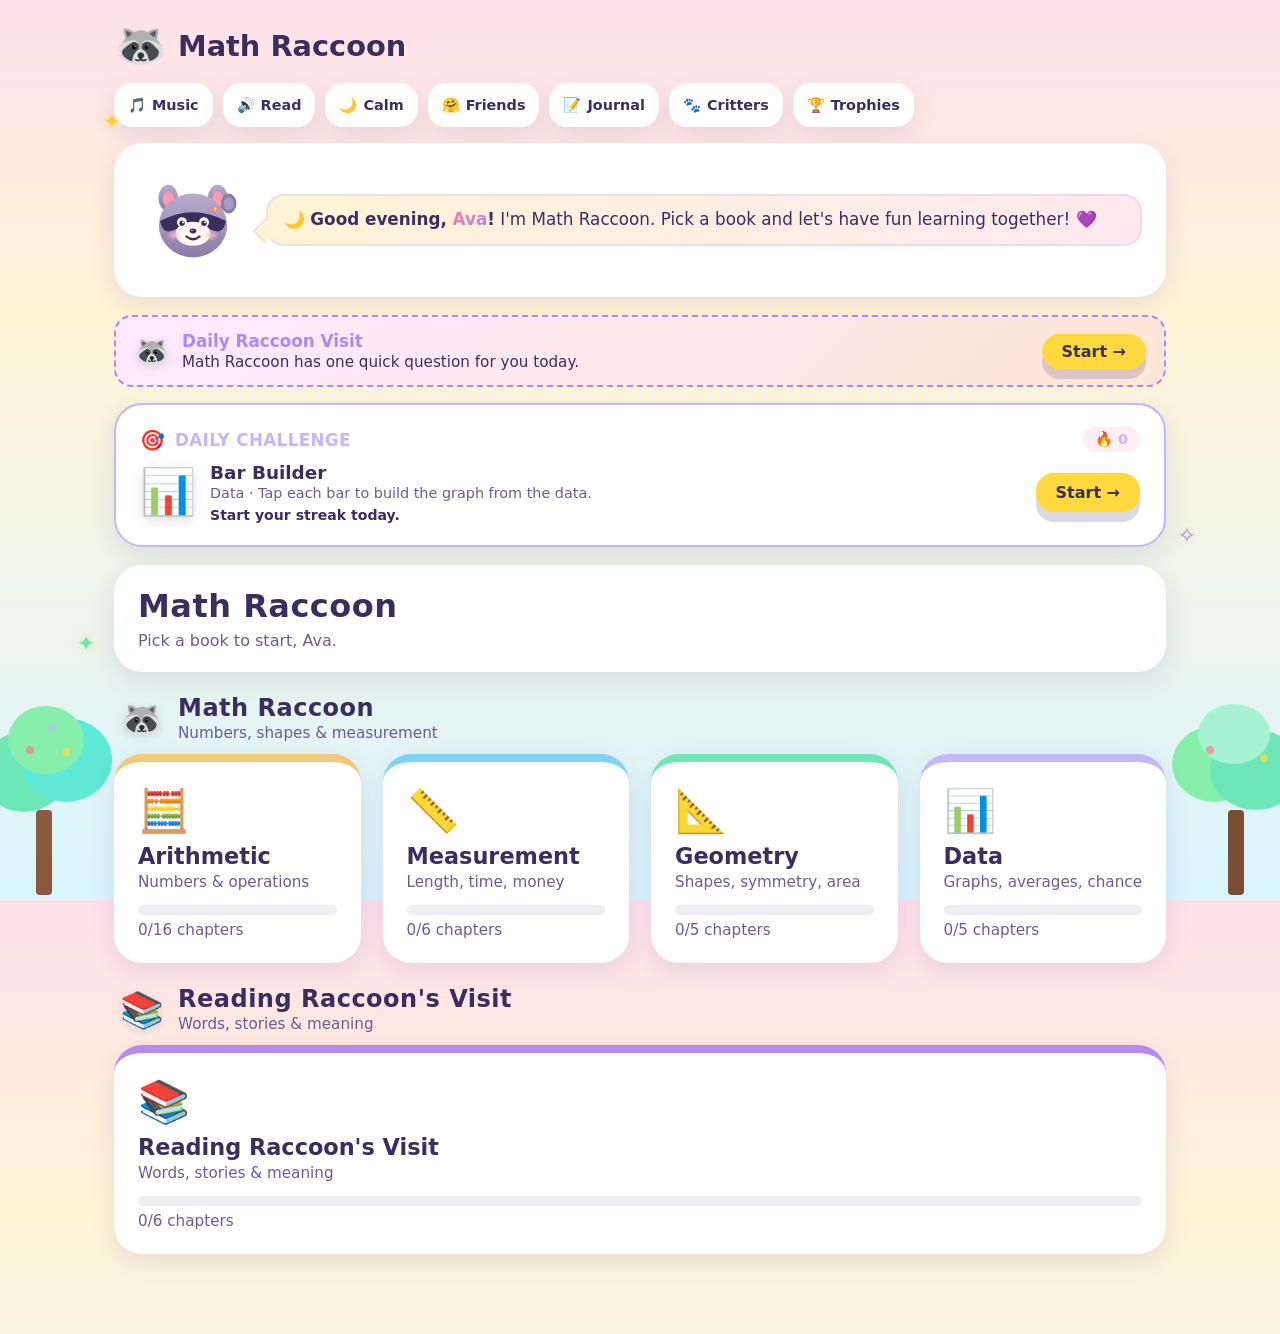
<file: index.html>
<!doctype html>
<html lang="en">
<head>
  <meta charset="utf-8" />
  <meta name="viewport" content="width=device-width, initial-scale=1" />
  <title>Math Raccoon</title>
  <meta name="description" content="Gentle math learning app for kids — four books, no ads, no tracking." />

  <!-- Core styles -->
  <link rel="stylesheet" href="shared/css/base.css" />
  <link rel="stylesheet" href="shared/css/components.css?v=10" />
  <link rel="stylesheet" href="shared/css/teach.css?v=9" />
  <link rel="stylesheet" href="shared/css/animations.css?v=6" />
  <link rel="stylesheet" href="shared/css/dragDrop.css?v=6" />
  <link rel="stylesheet" href="shared/css/admin.css?v=1" />
</head>
<body>
  <!-- Animated background: trees, flowers, clouds, creatures, sparkles -->
  <div id="background-scene" aria-hidden="true"></div>

  <div id="app">
    <header class="app-header">
      <a href="#/" class="app-brand"><span class="logo mr-raccoon">🦝</span> Math Raccoon</a>
      <nav class="top-controls" id="top-controls">
        <button class="control-btn" id="btn-music"    title="Music">🎵 <span>Music</span></button>
        <button class="control-btn" id="btn-voice"    title="Read aloud">🔊 <span>Read</span></button>
        <button class="control-btn" id="btn-calm"     title="Calm mode">🌙 <span>Calm</span></button>
        <button class="control-btn" id="btn-friends"  title="Valley friends">🤗 <span>Friends</span></button>
        <button class="control-btn" id="btn-journal"  title="Journal pages">📝 <span>Journal</span></button>
        <button class="control-btn" id="btn-critters" title="Critter gallery">🐾 <span>Critters</span></button>
        <button class="control-btn" id="btn-trophies" title="Trophies">🏆 <span>Trophies</span></button>
      </nav>
    </header>

    <main id="screen"><!-- router mounts here --></main>
  </div>

  <div id="toast" class="toast" role="status" aria-live="polite"></div>

  <!-- Core -->
  <script src="shared/js/core/strings.js?v=2"></script>
  <script src="shared/js/core/storage.js?v=3"></script>
  <script src="shared/js/core/content.js?v=3"></script>
  <script src="shared/js/core/audio.js?v=10"></script>
  <script src="shared/js/viz/registry.js?v=3"></script>
  <script src="shared/js/core/settings.js?v=2"></script>
  <script src="shared/js/core/progress.js?v=2"></script>
  <script src="shared/js/core/achievements.js?v=3"></script>
  <script src="shared/js/core/rewards.js?v=2"></script>
  <script src="shared/js/core/pools.js?v=1"></script>
  <script src="shared/js/core/daily-challenge.js?v=2"></script>
  <script src="shared/js/core/worksheet.js?v=2"></script>
  <script src="shared/js/core/save-load.js?v=1"></script>
  <script src="shared/js/core/router.js?v=2"></script>

  <!-- Engines -->
  <script src="shared/js/engines/common.js"></script>
  <script src="shared/js/engines/arithmetic.js?v=2"></script>
  <script src="shared/js/engines/placeValue.js?v=2"></script>
  <script src="shared/js/engines/fraction.js?v=2"></script>
  <script src="shared/js/engines/wordProblem.js?v=9"></script>
  <script src="shared/js/engines/mixed.js"></script>
  <script src="shared/js/engines/reading.js?v=2"></script>
  <script src="shared/js/engines/dragDrop.js?v=10"></script>

  <!-- Viz renderers -->
  <script src="shared/js/viz/factFamily.js"></script>
  <script src="shared/js/viz/teachViz.js?v=23"></script>
  <script src="shared/js/viz/readingViz.js?v=1"></script>
  <script src="shared/js/viz/answerChips.js?v=2"></script>

  <!-- UI layer -->
  <script src="shared/js/ui/raccoon.js?v=2"></script>
  <script src="shared/js/ui/readingRaccoon.js?v=1"></script>
  <script src="shared/js/ui/scenery.js?v=2"></script>
  <script src="shared/js/ui/storyReader.js?v=3"></script>
  <script src="shared/js/ui/hub.js?v=8"></script>
  <script src="shared/js/ui/runner.js?v=10"></script>
  <script src="shared/js/ui/teach.js?v=5"></script>
  <script src="shared/js/ui/gallery.js?v=6"></script>
  <script src="shared/js/ui/dailyVisit.js?v=5"></script>
  <script src="shared/js/ui/admin.js?v=5"></script>

  <!-- Critters (SVG providers first, then catalog registers them) -->
  <script src="shared/js/critters/svg/raccoon.js"></script>
  <script src="shared/js/critters/svg/otter.js"></script>
  <script src="shared/js/critters/svg/squirrel.js"></script>
  <script src="shared/js/critters/svg/mouse.js"></script>
  <script src="shared/js/critters/svg/koala.js"></script>
  <script src="shared/js/critters/svg/bunny.js"></script>
  <script src="shared/js/critters/svg/owl.js"></script>
  <script src="shared/js/critters/svg/hedgehog.js"></script>
  <script src="shared/js/critters/svg/skunk.js"></script>
  <script src="shared/js/critters/svg/puppy.js"></script>
  <script src="shared/js/critters/svg/kitten.js"></script>
  <script src="shared/js/critters/svg/fox.js"></script>
  <script src="shared/js/critters/svg/fawn.js"></script>
  <script src="shared/js/critters/svg/bear-cub.js"></script>
  <script src="shared/js/critters/svg/duckling.js"></script>
  <script src="shared/js/critters/svg/panda.js"></script>
  <script src="shared/js/critters/svg/bookworm.js?v=1"></script>
  <script src="shared/js/critters/svg/quill-mouse.js?v=1"></script>
  <script src="shared/js/critters/svg/lantern-bug.js?v=1"></script>
  <script src="shared/js/critters/svg/paper-crane.js?v=1"></script>
  <script src="shared/js/critters/svg/turtle.js?v=1"></script>
  <script src="shared/js/critters/svg/beaver.js?v=1"></script>
  <script src="shared/js/critters/svg/hamster.js?v=1"></script>
  <script src="shared/js/critters/svg/ladybug.js?v=1"></script>
  <script src="shared/js/critters/svg/bee.js?v=1"></script>
  <script src="shared/js/critters/svg/butterfly.js?v=1"></script>
  <script src="shared/js/critters/svg/penguin.js?v=1"></script>
  <script src="shared/js/critters/svg/pigeon.js?v=1"></script>
  <script src="shared/js/critters/svg/frog.js?v=1"></script>
  <script src="shared/js/critters/catalog.js?v=3"></script>

  <!-- Data (strings, any other static tables) -->
  <script src="shared/data/strings.en.js?v=2"></script>
  <script src="shared/data/friends.js?v=3"></script>
  <script src="shared/data/journal.js?v=5"></script>

  <!-- Module manifests -->
  <script src="modules/arithmetic/module.js?v=2"></script>
  <script src="modules/measurement/module.js?v=4"></script>
  <script src="modules/geometry/module.js?v=4"></script>
  <script src="modules/data/module.js?v=3"></script>
  <script src="modules/reading/module.js?v=3"></script>

  <!-- Arithmetic chapters -->
  <script src="modules/arithmetic/chapters/ch-01-forest.js"></script>
  <script src="modules/arithmetic/chapters/ch-02-brook.js"></script>
  <script src="modules/arithmetic/chapters/ch-03-berries.js"></script>
  <script src="modules/arithmetic/chapters/ch-04-mouse-market.js"></script>
  <script src="modules/arithmetic/chapters/ch-05-library.js"></script>
  <script src="modules/arithmetic/chapters/ch-06-bakery.js"></script>
  <script src="modules/arithmetic/chapters/ch-07-night-sky.js"></script>
  <script src="modules/arithmetic/chapters/ch-08-hedgehog-heist.js"></script>
  <script src="modules/arithmetic/chapters/ch-09-fireflies.js"></script>
  <script src="modules/arithmetic/chapters/ch-10-puppy-picnic.js"></script>
  <script src="modules/arithmetic/chapters/ch-11-kitten-quilt.js"></script>
  <script src="modules/arithmetic/chapters/ch-12-fox-fair.js"></script>
  <script src="modules/arithmetic/chapters/ch-13-deer-dale.js"></script>
  <script src="modules/arithmetic/chapters/ch-14-honey-hunt.js"></script>
  <script src="modules/arithmetic/chapters/ch-15-thousand-stars.js"></script>
  <script src="modules/arithmetic/chapters/ch-16-grand-revue.js"></script>

  <!-- Arithmetic arcade · question pools (teachers can edit these) -->
  <script src="pools/math-raccoon-arithmetic-arcade-bubble-blocks.js?v=1"></script>
  <script src="pools/math-raccoon-arithmetic-arcade-treasure-trail.js?v=1"></script>
  <script src="pools/math-raccoon-arithmetic-arcade-multiply-mountain.js?v=2"></script>
  <script src="pools/math-raccoon-arithmetic-arcade-share-shack.js?v=1"></script>
  <script src="pools/math-raccoon-arithmetic-arcade-pie-pals.js?v=3"></script>
  <script src="pools/math-raccoon-arithmetic-arcade-place-parade.js?v=2"></script>
  <script src="pools/math-raccoon-arithmetic-arcade-word-wander.js?v=5"></script>
  <script src="pools/math-raccoon-arithmetic-arcade-story-solver.js?v=4"></script>
  <script src="pools/math-raccoon-arithmetic-arcade-pattern-parade.js?v=3"></script>
  <script src="pools/math-raccoon-arithmetic-arcade-round-up.js?v=1"></script>
  <script src="pools/math-raccoon-arithmetic-arcade-thousand-quest.js?v=1"></script>
  <script src="pools/math-raccoon-arithmetic-arcade-ten-times.js?v=1"></script>
  <script src="pools/math-raccoon-arithmetic-arcade-array-split.js?v=2"></script>
  <script src="pools/math-raccoon-arithmetic-arcade-fraction-match.js?v=2"></script>
  <!-- Arithmetic arcade -->
  <script src="modules/arithmetic/arcade/bubble-blocks.js?v=2"></script>
  <script src="modules/arithmetic/arcade/treasure-trail.js?v=2"></script>
  <script src="modules/arithmetic/arcade/multiply-mountain.js?v=2"></script>
  <script src="modules/arithmetic/arcade/share-shack.js?v=2"></script>
  <script src="modules/arithmetic/arcade/pie-pals.js?v=2"></script>
  <script src="modules/arithmetic/arcade/place-parade.js?v=2"></script>
  <script src="modules/arithmetic/arcade/word-wander.js?v=2"></script>
  <script src="modules/arithmetic/arcade/story-solver.js?v=2"></script>
  <script src="modules/arithmetic/arcade/pattern-parade.js?v=1"></script>
  <script src="modules/arithmetic/arcade/round-up.js?v=1"></script>
  <script src="modules/arithmetic/arcade/thousand-quest.js?v=1"></script>
  <script src="modules/arithmetic/arcade/ten-times.js?v=1"></script>
  <script src="modules/arithmetic/arcade/array-split.js?v=1"></script>
  <script src="modules/arithmetic/arcade/fraction-match.js?v=1"></script>

  <!-- Arithmetic teach -->
  <script src="modules/arithmetic/teach/op-addition.js?v=3"></script>
  <script src="modules/arithmetic/teach/op-subtraction.js?v=3"></script>
  <script src="modules/arithmetic/teach/op-add-sub-inverse.js?v=2"></script>
  <script src="modules/arithmetic/teach/op-multiplication.js?v=4"></script>
  <script src="modules/arithmetic/teach/op-division.js?v=4"></script>
  <script src="modules/arithmetic/teach/op-mul-div-inverse.js?v=5"></script>
  <script src="modules/arithmetic/teach/op-place-value.js?v=4"></script>
  <script src="modules/arithmetic/teach/op-fractions.js?v=6"></script>
  <script src="modules/arithmetic/teach/op-compare-fractions.js?v=6"></script>
  <script src="modules/arithmetic/teach/op-fractions-numberline.js?v=6"></script>
  <script src="modules/arithmetic/teach/op-word-problems.js?v=4"></script>
  <script src="modules/arithmetic/teach/op-patterns.js?v=5"></script>
  <script src="modules/arithmetic/teach/op-rounding.js?v=6"></script>
  <script src="modules/arithmetic/teach/op-times-ten.js?v=5"></script>
  <script src="modules/arithmetic/teach/op-distributive.js?v=6"></script>
  <script src="modules/arithmetic/teach/op-equivalent-fractions.js?v=9"></script>

  <!-- Measurement content -->
  <script src="modules/measurement/chapters/ch-01-ruler.js"></script>
  <script src="modules/measurement/chapters/ch-02-clock.js"></script>
  <script src="modules/measurement/chapters/ch-03-hour-hike.js"></script>
  <script src="modules/measurement/chapters/ch-04-ribbon-market.js"></script>
  <script src="modules/measurement/chapters/ch-05-pond-picnic.js"></script>
  <script src="modules/measurement/chapters/ch-06-swap-shop.js?v=1"></script>
  <!-- Measurement arcade · question pools -->
  <script src="pools/math-raccoon-measurement-arcade-length-dash.js?v=2"></script>
  <script src="pools/math-raccoon-measurement-arcade-clock-quest.js?v=5"></script>
  <script src="pools/math-raccoon-measurement-arcade-hour-hop.js?v=6"></script>
  <script src="pools/math-raccoon-measurement-arcade-coin-cart.js?v=5"></script>
  <script src="pools/math-raccoon-measurement-arcade-jug-judge.js?v=5"></script>
  <script src="pools/math-raccoon-measurement-arcade-unit-match.js?v=2"></script>
  <script src="modules/measurement/arcade/length-dash.js?v=3"></script>
  <script src="modules/measurement/arcade/clock-quest.js?v=2"></script>
  <script src="modules/measurement/arcade/hour-hop.js?v=2"></script>
  <script src="modules/measurement/arcade/coin-cart.js?v=2"></script>
  <script src="modules/measurement/arcade/jug-judge.js?v=2"></script>
  <script src="modules/measurement/arcade/unit-match.js?v=1"></script>
  <script src="modules/measurement/teach/op-length.js?v=4"></script>
  <script src="modules/measurement/teach/op-time.js?v=6"></script>
  <script src="modules/measurement/teach/op-elapsed-time.js?v=4"></script>
  <script src="modules/measurement/teach/op-money.js?v=4"></script>
  <script src="modules/measurement/teach/op-capacity.js?v=4"></script>
  <script src="modules/measurement/teach/op-mass.js?v=4"></script>
  <script src="modules/measurement/teach/op-unit-convert.js?v=6"></script>

  <!-- Geometry content -->
  <script src="modules/geometry/chapters/ch-01-shape-scout.js"></script>
  <script src="modules/geometry/chapters/ch-02-tile-town.js"></script>
  <script src="modules/geometry/chapters/ch-03-garden-gala.js"></script>
  <script src="modules/geometry/chapters/ch-04-quilt-fair.js"></script>
  <script src="modules/geometry/chapters/ch-05-quadrilateral-quest.js?v=1"></script>
  <!-- Geometry arcade · question pools -->
  <script src="pools/math-raccoon-geometry-arcade-tile-tally.js?v=2"></script>
  <script src="pools/math-raccoon-geometry-arcade-shape-sleuth.js?v=5"></script>
  <script src="pools/math-raccoon-geometry-arcade-fence-frenzy.js?v=5"></script>
  <script src="pools/math-raccoon-geometry-arcade-quad-quest.js?v=2"></script>
  <script src="pools/math-raccoon-geometry-arcade-slice-shade.js?v=1"></script>
  <script src="modules/geometry/arcade/tile-tally.js?v=3"></script>
  <script src="modules/geometry/arcade/shape-sleuth.js?v=2"></script>
  <script src="modules/geometry/arcade/fence-frenzy.js?v=2"></script>
  <script src="modules/geometry/arcade/quad-quest.js?v=1"></script>
  <script src="modules/geometry/arcade/slice-shade.js?v=1"></script>
  <script src="modules/geometry/teach/op-shapes.js?v=6"></script>
  <script src="modules/geometry/teach/op-perimeter.js?v=5"></script>
  <script src="modules/geometry/teach/op-area.js?v=8"></script>
  <script src="modules/geometry/teach/op-quadrilaterals.js?v=5"></script>
  <script src="modules/geometry/teach/op-partition.js?v=6"></script>

  <!-- Data content -->
  <script src="modules/data/chapters/ch-01-tally-twinkle.js"></script>
  <script src="modules/data/chapters/ch-02-graph-grove.js"></script>
  <script src="modules/data/chapters/ch-03-picnic-pictograph.js"></script>
  <script src="modules/data/chapters/ch-04-survey-summit.js"></script>
  <script src="modules/data/chapters/ch-05-plot-lab.js?v=1"></script>
  <!-- Data arcade · question pools -->
  <script src="pools/math-raccoon-data-arcade-bar-burst.js?v=2"></script>
  <script src="pools/math-raccoon-data-arcade-picto-pop.js?v=7"></script>
  <script src="pools/math-raccoon-data-arcade-plot-party.js?v=2"></script>
  <script src="modules/data/arcade/bar-burst.js?v=3"></script>
  <script src="modules/data/arcade/picto-pop.js?v=2"></script>
  <script src="modules/data/arcade/plot-party.js?v=1"></script>
  <script src="modules/data/teach/op-graphs.js?v=3"></script>
  <script src="modules/data/teach/op-pictograph.js?v=5"></script>
  <script src="modules/data/teach/op-line-plot.js?v=4"></script>

  <!-- Reading content -->
  <script src="modules/reading/chapters/ch-01-arrival.js?v=2"></script>
  <script src="modules/reading/chapters/ch-02-grammar-gate.js?v=2"></script>
  <script src="modules/reading/chapters/ch-03-phonics-forest.js?v=2"></script>
  <script src="modules/reading/chapters/ch-04-figurative-falls.js?v=2"></script>
  <script src="modules/reading/chapters/ch-05-final-chapter.js?v=2"></script>
  <script src="modules/reading/chapters/ch-06-word-workshop.js?v=1"></script>
  <!-- Reading · question pools (teachers can edit these to add questions) -->
  <script src="pools/reading-raccoon-arcade-word-watch.js?v=1"></script>
  <script src="pools/reading-raccoon-arcade-simile.js?v=1"></script>
  <script src="pools/reading-raccoon-arcade-library-lookup.js?v=1"></script>
  <script src="pools/reading-raccoon-arcade-word-builder.js?v=1"></script>
  <script src="pools/reading-raccoon-arcade-word-sort.js?v=1"></script>
  <script src="modules/reading/arcade/word-watch.js?v=2"></script>
  <script src="modules/reading/arcade/simile-sprint.js?v=2"></script>
  <script src="modules/reading/arcade/library-lookup.js?v=2"></script>
  <script src="modules/reading/arcade/word-builder.js?v=1"></script>
  <script src="modules/reading/arcade/word-sort.js?v=1"></script>
  <script src="modules/reading/teach/op-vocabulary.js?v=1"></script>
  <script src="modules/reading/teach/op-grammar.js?v=1"></script>
  <script src="modules/reading/teach/op-phonics.js?v=1"></script>
  <script src="modules/reading/teach/op-figurative.js?v=1"></script>
  <script src="modules/reading/teach/op-comprehension.js?v=1"></script>

  <!-- App init -->
  <script>
    (function () {
      const S   = MR.Storage;
      const Set = MR.Settings;
      const R   = MR.Router;
      const T   = (k, v) => MR.Strings.t(k, v);

      // Apply persisted settings to the body (calm, high-contrast, locale).
      Set.apply();

      // Mount the playful background scene once (trees, flowers, clouds…).
      if (MR.Scenery && MR.Scenery.mount) MR.Scenery.mount();


      // Router handlers
      R.on("hub",     () => MR.Hub.renderHub());
      R.on("module",  (p) => MR.Hub.renderModule(p));
      R.on("chapter", (p) => MR.Runner.runChapter(p));
      R.on("arcade",  (p) => MR.Runner.runArcade(p));
      R.on("teach",   (p) => MR.Teach.runTeach(p));
      R.on("admin",   () => MR.Admin.render());
      R.on("rewards", (p) => MR.Gallery.render(p.tab));

      // Top bar
      function syncControlButtons() {
        const s = S.getSettings();
        document.getElementById("btn-music").classList.toggle("active", !!s.musicOn);
        document.getElementById("btn-voice").classList.toggle("active", !!s.voiceOn);
        document.getElementById("btn-calm").classList.toggle("active",  !!s.calmMode);
        // Refresh admin view if it's the current one — header toggles can
        // change values displayed there.
        if (R.parse().view === "admin" && MR.Admin) MR.Admin.render();
      }
      syncControlButtons();

      document.getElementById("btn-music").addEventListener("click", () => {
        const s = S.getSettings();
        Set.set({ musicOn: !s.musicOn });
        if (!s.musicOn) MR.Audio.startMusic(); else MR.Audio.stopMusic();
        syncControlButtons();
      });
      document.getElementById("btn-voice").addEventListener("click", () => {
        const s = S.getSettings();
        Set.set({ voiceOn: !s.voiceOn });
        syncControlButtons();
      });
      document.getElementById("btn-calm").addEventListener("click", () => {
        Set.toggleCalm();
        syncControlButtons();
      });
      document.getElementById("btn-friends").addEventListener("click", () => {
        R.go(R.rewardsHash("friends"));
      });
      document.getElementById("btn-journal").addEventListener("click", () => {
        R.go(R.rewardsHash("journal"));
      });
      document.getElementById("btn-critters").addEventListener("click", () => {
        R.go(R.rewardsHash("critters"));
      });
      document.getElementById("btn-trophies").addEventListener("click", () => {
        R.go(R.rewardsHash("trophies"));
      });

      // Initial route
      R.dispatch();
    })();
  </script>
</body>
</html>
</file>
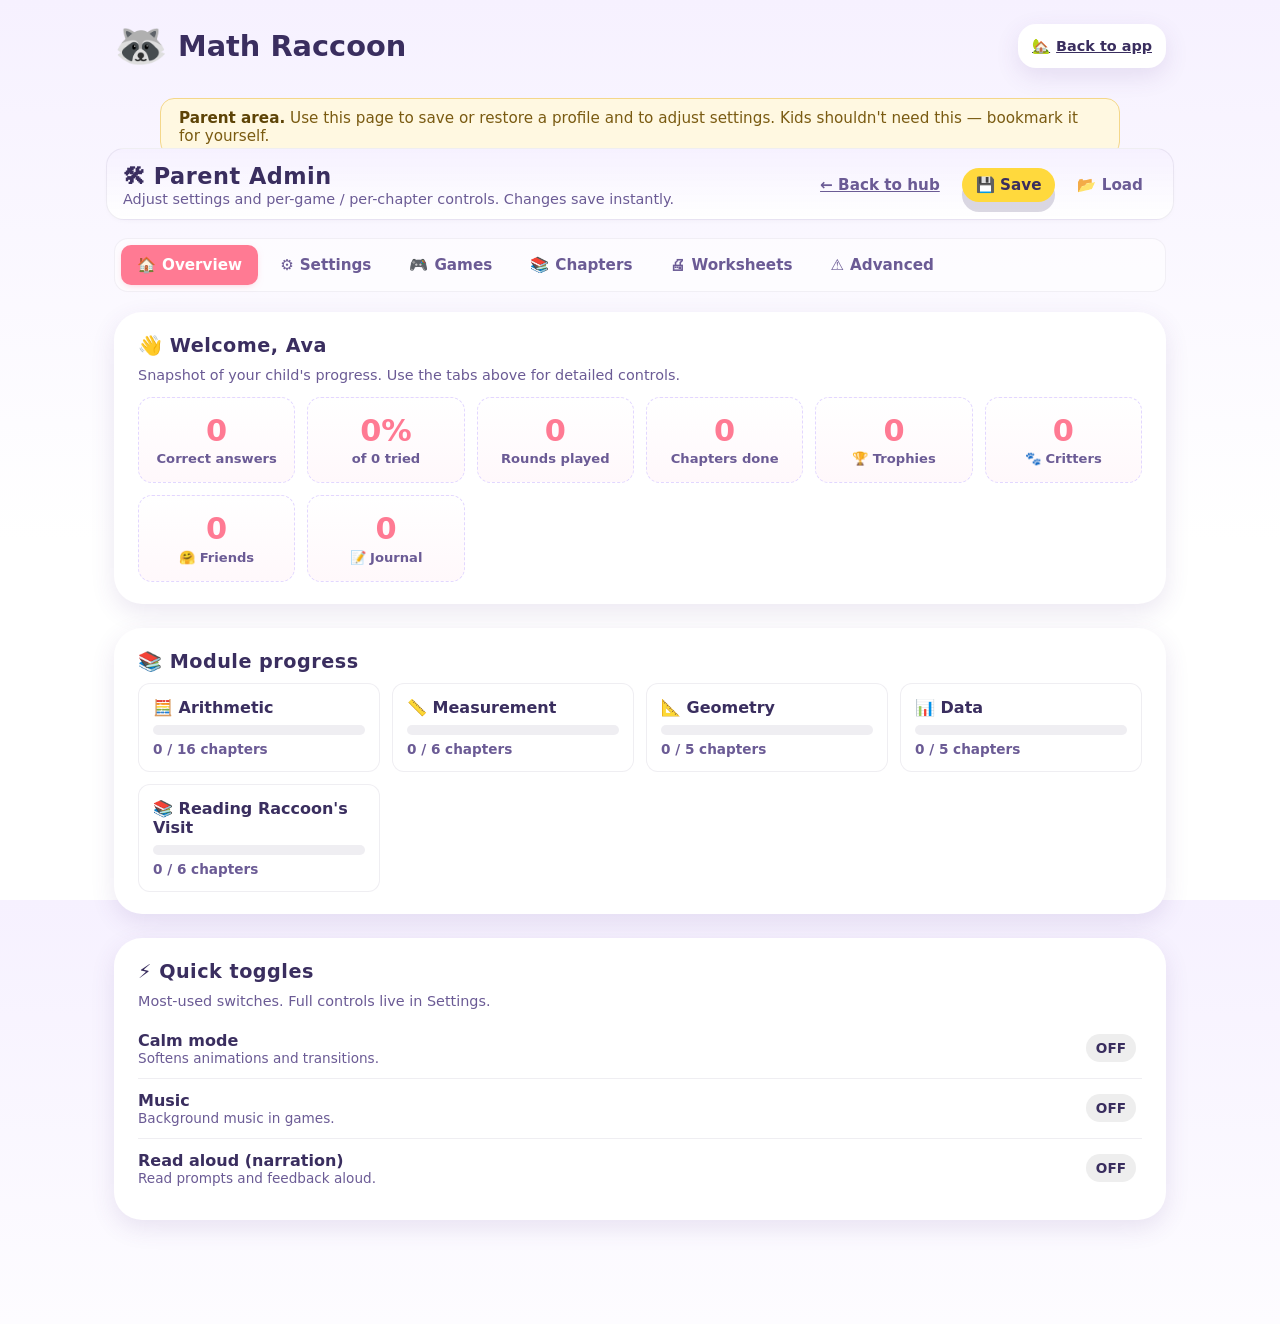
<file: admin.html>
<!doctype html>
<html lang="en">
<head>
  <meta charset="utf-8" />
  <meta name="viewport" content="width=device-width, initial-scale=1" />
  <title>Math Raccoon — Parent Admin</title>
  <meta name="description" content="Parent dashboard for Math Raccoon — save, load, and adjust settings." />
  <meta name="robots" content="noindex" />

  <!-- Core styles -->
  <link rel="stylesheet" href="shared/css/base.css" />
  <link rel="stylesheet" href="shared/css/components.css?v=7" />
  <link rel="stylesheet" href="shared/css/animations.css?v=3" />
  <link rel="stylesheet" href="shared/css/admin.css?v=1" />

  <style>
    /* Admin-only tweaks: the parent page doesn't need the playful background
       scene, so keep the chrome calm and focused. */
    body { background: linear-gradient(180deg, #f6f1ff 0%, #fff 60%); }
    .admin-banner {
      max-width: 960px; margin: 14px auto 0; padding: 10px 18px;
      border-radius: 14px; background: #fff8e1; border: 1.5px solid #f4d78a;
      color: #7a5b12; font-size: 0.95rem;
    }
    .admin-banner b { color: #5d4306; }
  </style>
</head>
<body>
  <div id="app">
    <header class="app-header">
      <a href="index.html" class="app-brand"><span class="logo mr-raccoon">🦝</span> Math Raccoon</a>
      <nav class="top-controls">
        <a class="control-btn" href="index.html" title="Back to app">🏡 <span>Back to app</span></a>
      </nav>
    </header>

    <div class="admin-banner">
      <b>Parent area.</b> Use this page to save or restore a profile and to
      adjust settings. Kids shouldn't need this — bookmark it for yourself.
    </div>

    <main id="screen"><!-- MR.Admin.render() mounts here --></main>
  </div>

  <div id="toast" class="toast" role="status" aria-live="polite"></div>

  <!-- Core (same order as index.html so IIFE deps resolve) -->
  <script src="shared/js/core/strings.js?v=2"></script>
  <script src="shared/js/core/storage.js?v=3"></script>
  <script src="shared/js/core/content.js?v=3"></script>
  <script src="shared/js/core/audio.js?v=10"></script>
  <script src="shared/js/viz/registry.js?v=2"></script>
  <script src="shared/js/core/settings.js?v=2"></script>
  <script src="shared/js/core/progress.js?v=2"></script>
  <script src="shared/js/core/achievements.js?v=3"></script>
  <script src="shared/js/core/rewards.js?v=2"></script>
  <script src="shared/js/core/pools.js?v=1"></script>
  <script src="shared/js/core/daily-challenge.js?v=1"></script>
  <script src="shared/js/core/worksheet.js?v=2"></script>
  <script src="shared/js/core/save-load.js?v=1"></script>
  <script src="shared/js/core/router.js?v=2"></script>

  <!-- Strings data (needed for T() labels in admin UI) -->
  <script src="shared/data/strings.en.js?v=2"></script>

  <!-- Module manifests (needed so the per-game and per-chapter tables populate) -->
  <script src="modules/arithmetic/module.js?v=2"></script>
  <script src="modules/measurement/module.js?v=2"></script>
  <script src="modules/geometry/module.js?v=3"></script>
  <script src="modules/data/module.js?v=2"></script>
  <script src="modules/reading/module.js?v=3"></script>

  <!-- Arithmetic chapters -->
  <script src="modules/arithmetic/chapters/ch-01-forest.js"></script>
  <script src="modules/arithmetic/chapters/ch-02-brook.js"></script>
  <script src="modules/arithmetic/chapters/ch-03-berries.js"></script>
  <script src="modules/arithmetic/chapters/ch-04-mouse-market.js"></script>
  <script src="modules/arithmetic/chapters/ch-05-library.js"></script>
  <script src="modules/arithmetic/chapters/ch-06-bakery.js"></script>
  <script src="modules/arithmetic/chapters/ch-07-night-sky.js"></script>
  <script src="modules/arithmetic/chapters/ch-08-hedgehog-heist.js"></script>
  <script src="modules/arithmetic/chapters/ch-09-fireflies.js"></script>
  <script src="modules/arithmetic/chapters/ch-10-puppy-picnic.js"></script>
  <script src="modules/arithmetic/chapters/ch-11-kitten-quilt.js"></script>
  <script src="modules/arithmetic/chapters/ch-12-fox-fair.js"></script>
  <script src="modules/arithmetic/chapters/ch-13-deer-dale.js"></script>
  <script src="modules/arithmetic/chapters/ch-14-honey-hunt.js"></script>
  <script src="modules/arithmetic/chapters/ch-15-thousand-stars.js"></script>
  <script src="modules/arithmetic/chapters/ch-16-grand-revue.js"></script>

  <!-- Arithmetic arcade · question pools (needed by worksheet generator) -->
  <script src="pools/math-raccoon-arithmetic-arcade-bubble-blocks.js?v=1"></script>
  <script src="pools/math-raccoon-arithmetic-arcade-treasure-trail.js?v=1"></script>
  <script src="pools/math-raccoon-arithmetic-arcade-multiply-mountain.js?v=1"></script>
  <script src="pools/math-raccoon-arithmetic-arcade-share-shack.js?v=1"></script>
  <script src="pools/math-raccoon-arithmetic-arcade-pie-pals.js?v=2"></script>
  <script src="pools/math-raccoon-arithmetic-arcade-place-parade.js?v=1"></script>
  <script src="pools/math-raccoon-arithmetic-arcade-word-wander.js?v=1"></script>
  <script src="pools/math-raccoon-arithmetic-arcade-story-solver.js?v=2"></script>
  <script src="pools/math-raccoon-arithmetic-arcade-pattern-parade.js?v=1"></script>
  <script src="pools/math-raccoon-arithmetic-arcade-round-up.js?v=1"></script>
  <script src="pools/math-raccoon-arithmetic-arcade-thousand-quest.js?v=1"></script>
  <script src="pools/math-raccoon-arithmetic-arcade-ten-times.js?v=1"></script>
  <script src="pools/math-raccoon-arithmetic-arcade-array-split.js?v=1"></script>
  <script src="pools/math-raccoon-arithmetic-arcade-fraction-match.js?v=1"></script>

  <!-- Arithmetic arcade game registrations -->
  <script src="modules/arithmetic/arcade/bubble-blocks.js?v=2"></script>
  <script src="modules/arithmetic/arcade/treasure-trail.js?v=2"></script>
  <script src="modules/arithmetic/arcade/multiply-mountain.js?v=2"></script>
  <script src="modules/arithmetic/arcade/share-shack.js?v=2"></script>
  <script src="modules/arithmetic/arcade/pie-pals.js?v=2"></script>
  <script src="modules/arithmetic/arcade/place-parade.js?v=2"></script>
  <script src="modules/arithmetic/arcade/word-wander.js?v=2"></script>
  <script src="modules/arithmetic/arcade/story-solver.js?v=2"></script>
  <script src="modules/arithmetic/arcade/pattern-parade.js?v=1"></script>
  <script src="modules/arithmetic/arcade/round-up.js?v=1"></script>
  <script src="modules/arithmetic/arcade/thousand-quest.js?v=1"></script>
  <script src="modules/arithmetic/arcade/ten-times.js?v=1"></script>
  <script src="modules/arithmetic/arcade/array-split.js?v=1"></script>
  <script src="modules/arithmetic/arcade/fraction-match.js?v=1"></script>

  <!-- Measurement content -->
  <script src="modules/measurement/chapters/ch-01-ruler.js"></script>
  <script src="modules/measurement/chapters/ch-02-clock.js"></script>
  <script src="modules/measurement/chapters/ch-03-hour-hike.js"></script>
  <script src="modules/measurement/chapters/ch-04-ribbon-market.js"></script>
  <script src="modules/measurement/chapters/ch-05-pond-picnic.js"></script>
  <script src="modules/measurement/chapters/ch-06-swap-shop.js?v=1"></script>
  <script src="pools/math-raccoon-measurement-arcade-length-dash.js?v=2"></script>
  <script src="pools/math-raccoon-measurement-arcade-clock-quest.js?v=1"></script>
  <script src="pools/math-raccoon-measurement-arcade-hour-hop.js?v=2"></script>
  <script src="pools/math-raccoon-measurement-arcade-coin-cart.js?v=1"></script>
  <script src="pools/math-raccoon-measurement-arcade-jug-judge.js?v=1"></script>
  <script src="pools/math-raccoon-measurement-arcade-unit-match.js?v=1"></script>
  <script src="modules/measurement/arcade/length-dash.js?v=3"></script>
  <script src="modules/measurement/arcade/clock-quest.js?v=2"></script>
  <script src="modules/measurement/arcade/hour-hop.js?v=2"></script>
  <script src="modules/measurement/arcade/coin-cart.js?v=2"></script>
  <script src="modules/measurement/arcade/jug-judge.js?v=2"></script>
  <script src="modules/measurement/arcade/unit-match.js?v=1"></script>

  <!-- Geometry content -->
  <script src="modules/geometry/chapters/ch-01-shape-scout.js"></script>
  <script src="modules/geometry/chapters/ch-02-tile-town.js"></script>
  <script src="modules/geometry/chapters/ch-03-garden-gala.js"></script>
  <script src="modules/geometry/chapters/ch-04-quilt-fair.js"></script>
  <script src="modules/geometry/chapters/ch-05-quadrilateral-quest.js?v=1"></script>
  <script src="pools/math-raccoon-geometry-arcade-tile-tally.js?v=2"></script>
  <script src="pools/math-raccoon-geometry-arcade-shape-sleuth.js?v=1"></script>
  <script src="pools/math-raccoon-geometry-arcade-fence-frenzy.js?v=1"></script>
  <script src="pools/math-raccoon-geometry-arcade-quad-quest.js?v=1"></script>
  <script src="pools/math-raccoon-geometry-arcade-slice-shade.js?v=1"></script>
  <script src="modules/geometry/arcade/tile-tally.js?v=3"></script>
  <script src="modules/geometry/arcade/shape-sleuth.js?v=2"></script>
  <script src="modules/geometry/arcade/fence-frenzy.js?v=2"></script>
  <script src="modules/geometry/arcade/quad-quest.js?v=1"></script>
  <script src="modules/geometry/arcade/slice-shade.js?v=1"></script>

  <!-- Data content -->
  <script src="modules/data/chapters/ch-01-tally-twinkle.js"></script>
  <script src="modules/data/chapters/ch-02-graph-grove.js"></script>
  <script src="modules/data/chapters/ch-03-picnic-pictograph.js"></script>
  <script src="modules/data/chapters/ch-04-survey-summit.js"></script>
  <script src="modules/data/chapters/ch-05-plot-lab.js?v=1"></script>
  <script src="pools/math-raccoon-data-arcade-bar-burst.js?v=2"></script>
  <script src="pools/math-raccoon-data-arcade-picto-pop.js?v=1"></script>
  <script src="pools/math-raccoon-data-arcade-plot-party.js?v=1"></script>
  <script src="modules/data/arcade/bar-burst.js?v=3"></script>
  <script src="modules/data/arcade/picto-pop.js?v=2"></script>
  <script src="modules/data/arcade/plot-party.js?v=1"></script>

  <!-- Reading content -->
  <script src="modules/reading/chapters/ch-01-arrival.js?v=2"></script>
  <script src="modules/reading/chapters/ch-02-grammar-gate.js?v=2"></script>
  <script src="modules/reading/chapters/ch-03-phonics-forest.js?v=2"></script>
  <script src="modules/reading/chapters/ch-04-figurative-falls.js?v=2"></script>
  <script src="modules/reading/chapters/ch-05-final-chapter.js?v=2"></script>
  <script src="modules/reading/chapters/ch-06-word-workshop.js?v=1"></script>
  <script src="pools/reading-raccoon-arcade-word-watch.js?v=1"></script>
  <script src="pools/reading-raccoon-arcade-simile.js?v=1"></script>
  <script src="pools/reading-raccoon-arcade-library-lookup.js?v=1"></script>
  <script src="pools/reading-raccoon-arcade-word-builder.js?v=1"></script>
  <script src="pools/reading-raccoon-arcade-word-sort.js?v=1"></script>
  <script src="modules/reading/arcade/word-watch.js?v=2"></script>
  <script src="modules/reading/arcade/simile-sprint.js?v=2"></script>
  <script src="modules/reading/arcade/library-lookup.js?v=2"></script>
  <script src="modules/reading/arcade/word-builder.js?v=1"></script>
  <script src="modules/reading/arcade/word-sort.js?v=1"></script>

  <!-- Admin UI (must come last so dependencies are ready) -->
  <script src="shared/js/ui/admin.js?v=5"></script>

  <script>
    (function () {
      // Apply persisted settings (calm-mode class, locale, etc.)
      try { MR.Settings && MR.Settings.apply && MR.Settings.apply(); } catch (e) {}
      // Mount the admin view.
      if (MR.Admin && MR.Admin.render) MR.Admin.render();
      else document.getElementById("screen").textContent = "Admin UI failed to load.";
    })();
  </script>
</body>
</html>
</file>
<file: shared/css/base.css>
/*!
 * Math Raccoon v2 — © 2026 S. F. Cyris · Apache 2.0
 * Design tokens, reset, calm-mode & high-contrast overrides.
 * Palette preserved from v1.
 */

:root {
  /* v1 palette — warm, saturated, friendly */
  --c-coral:   #ff7a93;
  --c-peach:   #ffb077;
  --c-sun:     #ffd93d;
  --c-mint:    #6ee7b7;
  --c-sky:     #7dd3fc;
  --c-lilac:   #c4b5fd;
  --c-berry:   #a78bfa;
  --c-cream:   #fff8ed;
  --c-ink:     #3a2e5f;
  --c-ink-soft:#6b5b95;

  /* Module accents (used on hub tiles + chapter badges) */
  --c-arithmetic:  #f4c77a;
  --c-measurement: #7dd3fc;
  --c-geometry:    #6ee7b7;
  --c-data:        #c4b5fd;

  --grad-sky:  linear-gradient(180deg, #ffe1ec 0%, #fff4d6 35%, #d9f5ff 100%);

  --radius-lg: 28px;
  --radius-md: 18px;
  --radius-sm: 12px;

  --shadow-soft: 0 8px 24px rgba(90, 60, 140, 0.12);
  --shadow-pop:  0 10px 0 rgba(58, 46, 95, 0.18);

  --font-display: "Fredoka", "Comic Sans MS", "Baloo 2", system-ui, sans-serif;
  --font-body:    "Nunito", "Quicksand", system-ui, -apple-system, sans-serif;

  --anim-fast: 0.18s;
  --anim-mid:  0.35s;
  --anim-slow: 0.6s;
}

/* ---------- Reset ---------- */
*, *::before, *::after { box-sizing: border-box; }
html, body { margin: 0; padding: 0; height: 100%; }
body {
  font-family: var(--font-body);
  color: var(--c-ink);
  background: var(--grad-sky);
  min-height: 100vh;
  overflow-x: hidden;
  -webkit-font-smoothing: antialiased;
}
button { font-family: inherit; cursor: pointer; border: none; background: none; color: inherit; }
h1, h2, h3, h4 { font-family: var(--font-display); margin: 0; letter-spacing: 0.5px; }
a { color: var(--c-berry); }

#app {
  position: relative;
  z-index: 2;
  max-width: 1100px;
  margin: 0 auto;
  padding: 24px 24px 80px;
  min-height: 100vh;
}

/* ---------- Background scene (trees, flowers, clouds, creatures) ---------- */
#background-scene {
  position: fixed;
  inset: 0;
  z-index: 1;
  pointer-events: none;
  overflow: hidden;
}
.bg-creature {
  position: absolute;
  will-change: transform;
  opacity: 0.85;
}
.bg-creature.bg-cloud   { opacity: 0.95; }
.bg-creature.bg-scenery { opacity: 1; }

@media (max-width: 720px) {
  .bg-creature.bg-scenery { display: none; }
}

.bg-sparkles { position: absolute; inset: 0; pointer-events: none; }
.bg-sparkle {
  position: absolute;
  font-size: 1.4rem;
  color: var(--c-sun);
  animation: sparkle-twinkle 2.4s ease-in-out infinite;
  text-shadow: 0 0 8px rgba(255, 217, 61, 0.55);
}

.hidden { display: none !important; }

/* ---------- Calm mode ---------- *
 * Toggle via body.calm-mode. Disables non-essential animations.
 */
body.calm-mode *,
body.calm-mode *::before,
body.calm-mode *::after {
  animation-duration: 0.01s !important;
  animation-iteration-count: 1 !important;
  transition-duration: 0.01s !important;
}
body.calm-mode .bg-creature,
body.calm-mode .bg-sparkles { display: none; }

/* ---------- High contrast ---------- *
 * Toggle via body.high-contrast. Swaps to stronger color pairs
 * without changing structure. Defaults stay the v1 palette.
 */
body.high-contrast {
  --c-ink:      #111;
  --c-ink-soft: #333;
  --c-cream:    #fff;
  --grad-sky:   linear-gradient(180deg, #fff 0%, #fff 100%);
  --c-coral:    #d81845;
  --c-berry:    #5b22c9;
  --c-mint:     #0a8a51;
  --c-sky:      #0b72c8;
  --c-peach:    #c44b00;
  --c-sun:      #b87a00;
  --c-lilac:    #7f4dff;
  --shadow-soft: 0 0 0 2px #111;
  --shadow-pop:  0 6px 0 #111;
}
body.high-contrast .card,
body.high-contrast .tile,
body.high-contrast .btn {
  border: 2px solid var(--c-ink);
}

/* ---------- Prefers-reduced-motion (respects OS setting) ---------- */
@media (prefers-reduced-motion: reduce) {
  *, *::before, *::after {
    animation-duration: 0.01s !important;
    transition-duration: 0.01s !important;
  }
}
</file>
<file: shared/css/teach.css>
/*!
 * teach.css — Teaching-Corner layout, cards, stepper, and viz styles.
 */

/* ==========================================================================
   Teach home pane (Learn tab — big op cards)
   ========================================================================== */
.teach-home-pane { display: grid; gap: 18px; }
.teach-op-grid {
  display: grid;
  grid-template-columns: repeat(auto-fill, minmax(240px, 1fr));
  gap: 18px;
  margin: 4px 0 8px;
}
.teach-op-card {
  position: relative;
  display: grid;
  gap: 8px;
  padding: 22px 20px;
  border-radius: var(--radius-lg);
  background: white;
  border: 4px solid transparent;
  box-shadow: var(--shadow-pop, 0 10px 22px rgba(90,60,140,0.12));
  text-align: left;
  cursor: pointer;
  overflow: hidden;
  transition: transform var(--anim-mid) ease, box-shadow var(--anim-mid) ease, border-color var(--anim-mid) ease;
}
.teach-op-card::before {
  content: "";
  position: absolute;
  inset: 0;
  background: var(--card-accent, #c4b5fd);
  opacity: 0.17;
  z-index: 0;
  pointer-events: none;
}
.teach-op-card > * { position: relative; z-index: 1; }
.teach-op-card:hover {
  transform: translateY(-4px) rotate(-0.8deg);
  box-shadow: 0 18px 32px rgba(90, 60, 140, 0.18);
  border-color: var(--card-accent, #c4b5fd);
}
.teach-op-emoji {
  font-size: 3rem;
  line-height: 1;
  filter: drop-shadow(0 3px 6px rgba(0,0,0,0.1));
}
.teach-op-title {
  font-family: var(--font-display);
  font-size: 1.5rem;
  color: var(--c-ink);
  letter-spacing: 0.3px;
  margin: 0;
}
.teach-op-tagline {
  font-size: 0.95rem;
  color: var(--c-ink-soft);
  margin: 0;
  min-height: 1.2em;
}
.teach-op-meta {
  display: flex;
  align-items: center;
  justify-content: space-between;
  gap: 10px;
  margin-top: 6px;
  flex-wrap: wrap;
}
.teach-op-count {
  background: var(--card-accent, #c4b5fd);
  color: white;
  padding: 4px 12px;
  border-radius: 999px;
  text-transform: uppercase;
  font-family: var(--font-display);
  font-size: 0.75rem;
  letter-spacing: 0.8px;
  font-weight: 800;
  text-shadow: 0 1px 2px rgba(0,0,0,0.1);
}
.teach-op-progress {
  font-size: 0.88rem;
  color: var(--c-ink-soft);
  font-weight: 700;
}
.teach-footnote {
  text-align: center;
  font-style: italic;
  color: var(--c-ink-soft);
  margin: 10px 0 0;
  padding: 12px;
  font-size: 0.98rem;
}
body.high-contrast .teach-op-card {
  border: 3px solid var(--c-ink);
}
body.calm-mode .teach-op-card:hover {
  transform: translateY(-2px);
}

/* ==========================================================================
   Strategy picker (card grid)
   ========================================================================== */
.teach-strat-grid {
  display: grid;
  grid-template-columns: repeat(auto-fit, minmax(220px, 1fr));
  gap: 18px;
  margin: 18px 0 32px;
}
.teach-strat-card {
  position: relative;
  display: grid;
  gap: 8px;
  padding: 20px 20px 22px;
  border-radius: var(--radius-lg);
  background: white;
  border: 3px solid color-mix(in srgb, var(--card-accent, #a78bfa) 35%, white);
  box-shadow: var(--shadow-soft);
  text-align: left;
  transition: transform var(--anim-fast) ease, box-shadow var(--anim-fast) ease, border-color var(--anim-fast) ease;
  cursor: pointer;
}
.teach-strat-card:hover {
  transform: translateY(-3px);
  box-shadow: 0 14px 28px rgba(90, 60, 140, 0.16);
  border-color: var(--card-accent, #a78bfa);
}
.teach-strat-card.done {
  background: linear-gradient(180deg, #fff 0%, color-mix(in srgb, var(--card-accent, #a78bfa) 8%, white) 100%);
}
.teach-strat-emoji {
  font-size: 2.2rem;
  line-height: 1;
}
.teach-strat-title {
  font-family: var(--font-display);
  font-size: 1.35rem;
  color: var(--c-ink);
  letter-spacing: 0.3px;
}
.teach-strat-sub {
  font-size: 0.95rem;
  color: var(--c-ink-soft);
}
.teach-strat-meta {
  margin-top: 4px;
  font-weight: 700;
  color: var(--card-accent, var(--c-berry));
  font-size: 0.95rem;
}

body.high-contrast .teach-strat-card { border: 2px solid var(--c-ink); }

/* ==========================================================================
   Step bar
   ========================================================================== */
.teach-step-bar {
  display: flex;
  align-items: center;
  justify-content: space-between;
  gap: 14px;
  padding: 10px 18px;
  margin: 14px auto 12px;
  max-width: 720px;
  background: white;
  border-radius: var(--radius-md);
  box-shadow: var(--shadow-soft);
}
.teach-step-label {
  font-family: var(--font-display);
  font-size: 1.1rem;
  color: var(--c-ink);
}
.teach-step-dots {
  display: flex;
  gap: 8px;
}
.teach-step-dot {
  width: 12px; height: 12px;
  border-radius: 50%;
  background: rgba(58,46,95,0.14);
  transition: background var(--anim-fast) ease, transform var(--anim-fast) ease;
}
.teach-step-dot.done   { background: var(--c-mint); }
.teach-step-dot.active { background: var(--c-berry); transform: scale(1.25); }

/* ==========================================================================
   Teach card (the central lesson panel)
   ========================================================================== */
.teach-card {
  background: white;
  border-radius: var(--radius-lg);
  padding: 26px 24px;
  box-shadow: var(--shadow-soft);
  display: grid;
  gap: 16px;
  max-width: 760px;
  margin: 0 auto;
  border-top: 6px solid var(--card-accent, var(--c-berry));
}
.teach-card-title {
  font-family: var(--font-display);
  font-size: 1.5rem;
  color: var(--c-ink);
  margin: 0;
}
.teach-card-lede {
  font-size: 1.1rem;
  line-height: 1.5;
  color: var(--c-ink);
  margin: 0;
}
.teach-card-caption {
  font-size: 0.98rem;
  color: var(--c-ink-soft);
  font-style: italic;
  margin: 0;
}
.teach-card-nav {
  display: flex;
  gap: 10px;
  flex-wrap: wrap;
  justify-content: space-between;
  margin-top: 6px;
}
.teach-watch-counter,
.teach-practice-counter {
  font-family: var(--font-display);
  font-size: 0.95rem;
  color: var(--c-berry);
  letter-spacing: 0.5px;
  text-transform: uppercase;
}
.teach-watch-eq {
  font-family: var(--font-display);
  font-size: 1.8rem;
  font-weight: 800;
  color: var(--c-ink);
  background: var(--c-cream);
  border-radius: var(--radius-md);
  padding: 16px 20px;
  text-align: center;
  letter-spacing: 1px;
}
.teach-answer-options {
  display: grid;
  grid-template-columns: repeat(auto-fit, minmax(110px, 1fr));
  gap: 10px;
}
.teach-done {
  display: grid;
  place-items: center;
  gap: 14px;
  text-align: center;
  padding: 12px 0 6px;
}
.teach-done-badge {
  font-size: 3rem;
  animation: teach-done-pop 0.7s cubic-bezier(.2,.9,.3,1.4);
}
@keyframes teach-done-pop {
  0% { transform: scale(0.4); opacity: 0; }
  70% { transform: scale(1.15); opacity: 1; }
  100% { transform: scale(1); opacity: 1; }
}
body.calm-mode .teach-done-badge { animation: none !important; }

.hero-title-compact { font-size: 1.6rem; }

/* ==========================================================================
   Viz: fact family (kept from v1)
   ========================================================================== */
.teach-viz { display: flex; align-items: center; justify-content: center; }
.teach-factfamily {
  position: relative;
  display: grid;
  grid-template-columns: 1fr 1fr;
  gap: 10px 20px;
  align-items: center;
  justify-items: center;
  padding: 18px;
}
.teach-ff-sun {
  grid-column: 1 / span 2;
  width: 86px; height: 86px;
  border-radius: 50%;
  background: radial-gradient(circle at 30% 30%, var(--c-sun), var(--c-peach));
  display: flex; align-items: center; justify-content: center;
  font-family: var(--font-display);
  font-size: 2rem;
  font-weight: 800;
  color: var(--c-ink);
  box-shadow: 0 8px 20px rgba(244,170,0,0.3);
  margin-bottom: 8px;
}
.teach-ff-rays {
  grid-column: 1 / span 2;
  display: grid;
  grid-template-columns: 1fr 1fr;
  gap: 10px 16px;
  width: 100%;
}
.teach-ff-ray {
  padding: 10px 14px;
  border-radius: var(--radius-md);
  background: var(--c-cream);
  font-family: var(--font-display);
  font-size: 1.2rem;
  text-align: center;
  transition: opacity var(--anim-mid) ease, transform var(--anim-mid) ease, background var(--anim-mid) ease;
}
.teach-ff-ray-dim { opacity: 0.35; }
.teach-ff-ray-lit { background: var(--c-mint); }
.teach-ff-ray-new { animation: ff-pop 0.55s cubic-bezier(.2,.9,.3,1.4); }
@keyframes ff-pop {
  0%   { transform: scale(0.6); opacity: 0; }
  70%  { transform: scale(1.1); opacity: 1; }
  100% { transform: scale(1);   opacity: 1; }
}
body.calm-mode .teach-ff-ray-new { animation: none !important; }
body.calm-mode .teach-ff-ray     { transition: none !important; }

/* ==========================================================================
   Viz: beads
   ========================================================================== */
.teach-beads {
  display: flex;
  flex-wrap: wrap;
  gap: 10px;
  padding: 12px;
  justify-content: center;
}
.teach-bead {
  font-size: 2rem;
  line-height: 1;
  filter: drop-shadow(0 2px 4px rgba(0,0,0,0.1));
}
.teach-bead-a { color: var(--c-berry); }
.teach-bead-b { color: var(--c-coral); }
.teach-bead-pop { animation: bead-pop 0.5s cubic-bezier(.2,.9,.3,1.4); transform-origin: center; }
@keyframes bead-pop {
  0% { transform: scale(0.5); }
  70% { transform: scale(1.3); }
  100% { transform: scale(1); }
}
body.calm-mode .teach-bead-pop { animation: none !important; }

/* ==========================================================================
   Viz: number line / ten frame / place value / array / bar model / fraction
   ========================================================================== */
.teach-numline svg,
.teach-barchart svg,
.teach-barmodel svg,
.teach-array svg,
.teach-fraction svg,
.teach-ruler svg,
.teach-pv svg {
  max-width: 100%;
  height: auto;
}
.teach-tenframes-pair {
  display: flex;
  align-items: center;
  gap: 10px;
  flex-wrap: wrap;
  justify-content: center;
}
.teach-tf-slot svg { max-width: 240px; height: auto; }
.teach-plus {
  font-family: var(--font-display);
  font-size: 2.2rem;
  font-weight: 800;
  color: var(--c-berry);
}
.teach-clock svg { width: 200px; max-width: 100%; height: auto; }

/* ==========================================================================
   Viz: digital clock & clock pair (elapsed-time teaching)
   ========================================================================== */
.teach-digital-clock svg { max-width: 260px; height: auto; }
.teach-clock-pair {
  flex-direction: column;
  gap: 10px;
  padding: 6px 4px;
}
.teach-clock-pair-row {
  display: flex;
  align-items: center;
  justify-content: center;
  gap: 10px;
  flex-wrap: wrap;
}
.teach-clock-pair-side {
  display: flex;
  flex-direction: column;
  align-items: center;
  gap: 4px;
}
.teach-clock-pair-side svg { max-width: 170px; height: auto; }
.teach-clock-pair-cap {
  font-family: var(--font-display);
  font-weight: 800;
  font-size: 0.95rem;
  color: var(--c-ink-soft);
  background: var(--c-cream);
  padding: 3px 12px;
  border-radius: 999px;
  border: 2px solid var(--c-ink-soft);
}
.teach-clock-pair-arrow {
  display: flex;
  flex-direction: column;
  align-items: center;
  gap: 2px;
  padding: 0 4px;
}
.teach-clock-pair-arrow-icon {
  font-family: var(--font-display);
  font-weight: 800;
  font-size: 2rem;
  color: var(--c-berry);
  line-height: 1;
}
.teach-clock-pair-arrow-text {
  font-family: var(--font-display);
  font-weight: 800;
  font-size: 0.9rem;
  color: var(--c-berry);
  background: #fff;
  padding: 2px 8px;
  border-radius: 999px;
  border: 2px solid var(--c-berry);
}

/* ==========================================================================
   Viz: equal groups
   ========================================================================== */
.teach-equalgroups { flex-direction: column; gap: 8px; padding: 10px; }
.teach-eg-row {
  display: flex; flex-wrap: wrap; gap: 14px; justify-content: center;
}
.teach-eg-group {
  display: grid;
  grid-template-columns: repeat(auto-fit, minmax(24px, max-content));
  gap: 4px;
  padding: 10px 14px;
  background: var(--c-cream);
  border: 2px dashed var(--c-ink-soft);
  border-radius: var(--radius-md);
}
.teach-eg-item { font-size: 1.4rem; line-height: 1; }
.teach-eg-label {
  font-family: var(--font-display);
  font-size: 1.05rem;
  color: var(--c-ink-soft);
  font-weight: 700;
}

/* ==========================================================================
   Viz: shape grid
   ========================================================================== */
.teach-shapegrid { flex-direction: column; gap: 10px; padding: 10px; }
.teach-shape-row {
  display: flex; flex-wrap: wrap; gap: 14px; justify-content: center;
}
.teach-shape-tile {
  display: grid;
  place-items: center;
  gap: 4px;
  padding: 8px;
  background: var(--c-cream);
  border-radius: var(--radius-md);
  min-width: 96px;
}
.teach-shape-tile svg { width: 76px; height: 76px; }
.teach-shape-name {
  font-family: var(--font-display);
  font-size: 0.95rem;
  color: var(--c-ink-soft);
  font-weight: 700;
}

/* ==========================================================================
   Viz: tally
   ========================================================================== */
.teach-tally { flex-direction: column; gap: 8px; }
.teach-tally-row {
  display: flex; gap: 14px; flex-wrap: wrap; justify-content: center;
  font-family: var(--font-display); font-size: 2rem; color: var(--c-ink);
}
.teach-tally-bundle {
  padding: 4px 10px;
  background: var(--c-cream);
  border-radius: var(--radius-sm);
  letter-spacing: 1px;
}

/* ==========================================================================
   Viz: timeline, pictograph, area grid, perimeter, coins, jug, story
   ========================================================================== */
.teach-timeline svg,
.teach-areagrid svg,
.teach-perimeter svg,
.teach-jug svg { max-width: 100%; height: auto; }

/* Cap viz SVGs at sensible sizes inside teach practice cards. Without a max,
 * SVGs with only viewBox (no width/height attrs) expand to the container
 * width — which makes a 120-px capacityJug fill the whole card on a unit-
 * classification question. Per-viz max-widths keep the visual proportional
 * to its information density. */
.teach-jug svg       { max-width: 160px; }

/* ---- breakApartArray viz ------------------------------------------------
 * Interactive distributive-property practice. The kid taps between any two
 * rows to set the split; the array color-codes the two pieces and a side
 * readout updates with each piece's product and the sum. */
.teach-break-apart {
  display: flex;
  flex-direction: column;
  align-items: center;
  gap: 14px;
  padding: 6px;
}
.teach-break-apart .ba-grid {
  width: 100%;
  display: flex;
  justify-content: center;
}
.teach-break-apart .ba-grid svg {
  max-width: 320px;
  height: auto;
}
.teach-break-apart .ba-split-line {
  /* SVG <line> already gets stroke; this rule is here so a future overlay
   * could pulse the split line to invite interaction. Currently a no-op. */
  pointer-events: none;
}
.teach-break-apart .ba-gap-band:hover {
  fill: rgba(167, 139, 250, 0.12);
}
.teach-break-apart .ba-gap-band:active {
  fill: rgba(167, 139, 250, 0.25);
}
.teach-break-apart .ba-readout {
  display: grid;
  grid-template-columns: 1fr 1fr;
  gap: 8px 12px;
  width: 100%;
  max-width: 360px;
  font-family: var(--font-display, "Fredoka", sans-serif);
}
.teach-break-apart .ba-piece {
  padding: 10px 12px;
  border-radius: 10px;
  display: flex;
  flex-direction: column;
  gap: 2px;
  font-weight: 700;
  font-size: 0.95rem;
  color: #3a2e5f;
  border: 2px solid currentColor;
  background: rgba(255, 255, 255, 0.6);
}
.teach-break-apart .ba-piece-top    { color: #2a8db5; background: rgba(125, 211, 252, 0.22); }
.teach-break-apart .ba-piece-bottom { color: #1f7a52; background: rgba(110, 231, 183, 0.22); }
.teach-break-apart .ba-piece-label {
  font-size: 0.72rem;
  font-weight: 800;
  text-transform: uppercase;
  letter-spacing: 0.05em;
  opacity: 0.85;
}
.teach-break-apart .ba-piece-eq {
  font-size: 1.05rem;
  font-weight: 800;
}
.teach-break-apart .ba-sum {
  grid-column: 1 / -1;
  text-align: center;
  padding: 10px 12px;
  background: #fff7d6;
  border: 2px solid #d4a017;
  color: #6b4f00;
  border-radius: 10px;
  font-weight: 800;
  font-size: 1.05rem;
}
.teach-break-apart .ba-label {
  font-size: 0.85rem;
  color: var(--c-ink-soft, #6b5b95);
  font-weight: 700;
  margin-top: 4px;
}

/* ---- Interactive viz family — shared structure -------------------------
 * All five interactive vizes share a "viz block + readout + status + label"
 * vertical stack. Status appears only when targetValue is set; pulses green
 * when the kid hits the target. */
.teach-ifb,
.teach-inl,
.teach-iclock,
.teach-iag,
.teach-icp {
  display: flex;
  flex-direction: column;
  align-items: center;
  gap: 12px;
  padding: 6px;
}
.ifb-readout, .inl-readout, .iclk-digital, .iag-readout, .icp-readout {
  font-family: var(--font-display, "Fredoka", sans-serif);
  font-size: 1.05rem;
  font-weight: 700;
  color: #3a2e5f;
}
.ifb-status, .inl-status, .iclk-status, .iag-status, .icp-status {
  font-family: var(--font-display, "Fredoka", sans-serif);
  font-size: 0.9rem;
  font-weight: 800;
  padding: 6px 12px;
  border-radius: 999px;
  background: #fff7d6;
  color: #6b4f00;
  border: 2px solid #d4a017;
}
.ifb-hit, .inl-hit, .iclk-hit, .iag-hit, .icp-hit {
  background: #6ee7b7 !important;
  border-color: #10b981 !important;
  color: #064e3b !important;
  animation: tv-pop 360ms cubic-bezier(0.34, 1.56, 0.64, 1);
}
.ifb-label, .inl-label, .iclk-label, .iag-label, .icp-label {
  font-size: 0.85rem;
  color: var(--c-ink-soft, #6b5b95);
  font-weight: 700;
}

/* interactiveFractionBar — tap segments to shade */
.teach-ifb .ifb-bar {
  display: flex;
  gap: 2px;
  width: 100%;
  max-width: 360px;
  background: #f1ecff;
  border: 3px solid #6b5b95;
  border-radius: 12px;
  padding: 4px;
}
.teach-ifb .ifb-seg {
  flex: 1;
  height: 56px;
  background: #fff;
  border-radius: 6px;
  cursor: pointer;
  transition: background 120ms ease, transform 80ms ease;
}
.teach-ifb .ifb-seg:hover { transform: translateY(-1px); }
.teach-ifb .ifb-seg:active { transform: translateY(0); }
.teach-ifb .ifb-shaded { background: var(--ifb-color, #ff7a93); }

/* interactiveNumberLine — tap line to drop marker */
.teach-inl .inl-svg { max-width: 480px; height: auto; width: 100%; }

/* interactiveClock — drag the minute hand */
.teach-iclock .iclk-svg { max-width: 220px; height: auto; }
.teach-iclock .iclk-digital {
  background: #1f1436;
  color: #ffd93d;
  font-family: "Courier New", Menlo, monospace;
  font-size: 1.8rem;
  font-weight: 800;
  padding: 6px 16px;
  border-radius: 8px;
  letter-spacing: 0.06em;
  text-shadow: 0 0 6px #ffd93d;
}

/* interactiveAreaGrid — tap tiles to fill */
.teach-iag .iag-svg { max-width: 320px; height: auto; }
.teach-iag .iag-tile { transition: fill 120ms ease; }
.teach-iag .iag-tile:hover { fill: #fff7d6; }
.teach-iag .iag-filled:hover { fill: #f6c800 !important; }

/* interactiveCoinPile — tap to build a coin pile */
.teach-icp .icp-bank, .teach-icp .icp-pile {
  display: flex;
  flex-wrap: wrap;
  gap: 6px;
  justify-content: center;
  max-width: 480px;
}
.teach-icp .icp-bank {
  padding: 10px;
  background: #fff8ed;
  border: 2px dashed #6b5b95;
  border-radius: 12px;
}
.teach-icp .icp-pile {
  min-height: 50px;
  padding: 10px;
  background: rgba(167, 139, 250, 0.08);
  border: 2px solid #a78bfa;
  border-radius: 12px;
  align-items: center;
}
.teach-icp .icp-bank-coin, .teach-icp .icp-pile-coin {
  border: 2px solid #6b5b95;
  border-radius: 999px;
  padding: 6px 12px;
  font-family: var(--font-display, "Fredoka", sans-serif);
  font-size: 0.95rem;
  font-weight: 800;
  cursor: pointer;
  transition: transform 80ms ease;
}
.teach-icp .icp-bank-coin:hover { transform: translateY(-2px); }
.teach-icp .icp-pile-coin:hover { transform: translateY(-1px); }
.teach-icp .icp-empty {
  font-family: var(--font-display, "Fredoka", sans-serif);
  font-size: 0.85rem;
  color: var(--c-ink-soft, #6b5b95);
  font-style: italic;
}
.teach-perimeter svg { max-width: 280px; }
.teach-areagrid svg  { max-width: 320px; }
.teach-timeline svg  { max-width: 100%; }
.teach-clock svg     { max-width: 200px; }
.teach-clock-pair svg{ max-width: 160px; }
.teach-fb svg, .teach-fractionbar svg { max-width: 360px; }
.teach-numline svg, .teach-numberline svg { max-width: 100%; }
.teach-bar svg, .teach-barchart svg { max-width: 360px; }
.teach-lineplot svg  { max-width: 360px; }
.teach-shapegrid svg { max-width: 220px; }
.teach-array svg     { max-width: 300px; }
.teach-unitscale svg { max-width: 320px; }

.teach-pictograph { flex-direction: column; gap: 8px; }
.teach-pg-rows { display: grid; gap: 6px; padding: 6px 10px; }
.teach-pg-row {
  display: grid;
  grid-template-columns: 92px 1fr;
  gap: 10px;
  align-items: center;
  background: var(--c-cream);
  padding: 6px 10px;
  border-radius: var(--radius-sm);
}
.teach-pg-row-label {
  font-family: var(--font-display);
  font-weight: 700;
  color: var(--c-ink);
  font-size: 0.95rem;
}
.teach-pg-row-icons { display: flex; gap: 4px; flex-wrap: wrap; }
.teach-pg-icon { font-size: 1.3rem; line-height: 1; }
.teach-pg-key {
  text-align: center;
  font-family: var(--font-display);
  font-weight: 800;
  color: var(--c-berry);
  font-size: 0.95rem;
  padding: 4px 10px;
  border: 2px dashed var(--c-ink-soft);
  border-radius: var(--radius-sm);
  display: inline-block;
  margin: 0 auto;
}

.teach-coinset { flex-direction: column; gap: 8px; padding: 10px; }
.teach-coin-row {
  display: flex; gap: 10px; flex-wrap: wrap; justify-content: center;
}
.teach-coin {
  display: grid;
  place-items: center;
  gap: 2px;
  padding: 6px 10px;
  border-radius: 999px;
  background: var(--coin-fill, #d4a373);
  box-shadow: 0 3px 8px rgba(0,0,0,0.12);
  min-width: 52px;
  color: white;
}
.teach-coin-bill {
  border-radius: var(--radius-sm);
  min-width: 64px;
}
.teach-coin-emoji { font-size: 1.3rem; line-height: 1; }
.teach-coin-text {
  font-family: var(--font-display);
  font-weight: 800;
  font-size: 0.8rem;
  letter-spacing: 0.5px;
  text-shadow: 0 1px 2px rgba(0,0,0,0.2);
}

.teach-storyproblem { flex-direction: column; gap: 8px; padding: 6px 10px; }
.teach-story-panel {
  display: grid;
  grid-template-columns: auto 1fr;
  gap: 12px;
  padding: 14px 16px;
  background: var(--c-cream);
  border-radius: var(--radius-md);
  border-left: 5px solid var(--c-berry);
  align-items: start;
}
.teach-story-emoji { font-size: 2.4rem; line-height: 1; }
.teach-story-text {
  margin: 0;
  font-size: 1.05rem;
  color: var(--c-ink);
  line-height: 1.4;
  grid-column: 2;
}
.teach-story-chips {
  display: flex; gap: 8px; flex-wrap: wrap;
  grid-column: 2;
  margin-top: 6px;
}
.teach-op-chip {
  padding: 4px 14px;
  border-radius: 999px;
  background: white;
  border: 2px solid var(--c-ink-soft);
  font-family: var(--font-display);
  font-weight: 800;
  color: var(--c-ink-soft);
  font-size: 0.95rem;
}
.teach-op-chip.lit {
  background: var(--c-berry);
  border-color: var(--c-berry);
  color: white;
  box-shadow: 0 4px 10px rgba(155,120,220,0.3);
}

/* ==========================================================================
   Word-problem engine (arcade/chapter story prompts)
   ========================================================================== */
.wp-story {
  font-family: var(--font-display);
  font-size: 1.4rem;
  line-height: 1.35;
  color: var(--c-ink);
  padding: 14px 18px;
  background: #fff7e6;
  border: 3px solid var(--c-ink);
  border-radius: var(--radius-lg);
  box-shadow: 4px 4px 0 rgba(0,0,0,0.08);
  text-align: left;
}
.wp-visual { display: grid; justify-items: center; gap: 10px; margin-top: 14px; }
.wp-emoji { font-size: 2.4rem; line-height: 1; }
/* When a word-problem question carries its own viz, the wrapper just hosts
   the rendered MR.Viz node; no decorative emoji or hint-bar needed.
   The grid layout of .wp-visual centers its child but doesn't constrain
   width, so SVGs without explicit width attributes collapse to 0×0. The
   `width: 100%; max-width` floor below gives any SVG-based viz a sensible
   default while keeping it responsive on narrow screens. */
.wp-visual-viz { padding: 6px 0; width: 100%; }
.wp-visual-viz svg { width: 100%; max-width: 320px; height: auto; }

/* ---------- skipCountPicto: icons with cumulative skip-count beneath ----------
   Used by pictograph word problems. Each cell stacks the icon above its
   cumulative tally so the kid sees the skip-count pattern (3, 6, 9, …) as
   a literal sequence under the icons they're counting. */
.teach-skipcountpicto {
  display: flex;
  flex-direction: column;
  align-items: center;
  gap: 8px;
  padding: 8px 4px;
}
.scp-row {
  display: flex;
  flex-wrap: wrap;
  justify-content: center;
  align-items: flex-end;
  gap: 4px 10px;
}
.scp-cell {
  display: flex;
  flex-direction: column;
  align-items: center;
  gap: 4px;
  min-width: 36px;
  animation: tv-pop 320ms cubic-bezier(0.34, 1.56, 0.64, 1) backwards;
}
.scp-icon {
  font-size: 1.7rem;
  line-height: 1;
}
.scp-tally {
  font-family: var(--font-display, "Fredoka", sans-serif);
  font-weight: 800;
  font-size: 1rem;
  color: var(--c-ink, #3a2e5f);
  background: var(--c-cream, #fff7e6);
  border: 2px solid var(--c-ink-soft, #6b5b95);
  border-radius: 8px;
  padding: 2px 8px;
  min-width: 28px;
  text-align: center;
}
.scp-label {
  font-family: var(--font-display, "Fredoka", sans-serif);
  font-weight: 700;
  font-size: 0.9rem;
  color: var(--c-ink-soft, #6b5b95);
  text-align: center;
}
body.calm-mode .scp-cell { animation: none !important; }
.wp-hint-bar {
  font-style: italic;
  color: var(--c-ink-soft);
  font-size: 0.95rem;
}

/* ==========================================================================
   Viz: functionTable (Function Machine + IN/OUT table)

   Layout: machine on the left, table on the right, caption underneath.
   On narrow screens they stack — the machine drops above the table so the
   reading order (machine → table) is preserved.
   ========================================================================== */
.teach-functiontable {
  flex-direction: column;
  gap: 12px;
  padding: 12px 6px;
  width: 100%;
}
.ft-stage {
  display: flex;
  align-items: center;
  justify-content: center;
  gap: 22px;
  flex-wrap: wrap;
  width: 100%;
}
.ft-machine {
  flex: 0 1 360px;
  max-width: 100%;
}
.ft-machine-svg { width: 100%; height: auto; max-width: 360px; }
.ft-table {
  flex: 0 1 220px;
  max-width: 100%;
}
.ft-table-svg { width: 100%; height: auto; max-width: 220px; }
.ft-caption {
  font-family: var(--font-display, "Fredoka", sans-serif);
  font-weight: 700;
  font-size: 0.95rem;
  color: var(--c-ink-soft, #6b5b95);
  text-align: center;
  padding: 0 12px;
}

/* The rule box "thinks" with a gentle pulse when the rule is unknown
   (Stage D — detective). Steady on every other stage. */
.ft-rule-unknown {
  animation: ft-pulse 1.8s ease-in-out infinite;
  transform-origin: 170px 88px;
}
@keyframes ft-pulse {
  0%, 100% { opacity: 1; transform: scale(1); }
  50%      { opacity: 0.85; transform: scale(1.04); }
}

/* Calm mode: hold the design but stop motion. The rule box stays a steady
   colour, autoPlay still cycles (predictable cadence, no easing wobble). */
body.calm-mode .ft-rule-unknown { animation: none !important; }
</file>
<file: shared/css/animations.css>
/*!
 * animations.css — Teaching-Corner motion design.
 *
 * Design principles (cross-referenced in SPEC.md §8.2):
 *   • Concrete-Pictorial-Abstract — animation is the bridge between
 *     physical manipulation and symbolic notation.
 *   • Cognitive Load Theory — only animate pedagogically meaningful
 *     transitions. No decorative motion.
 *   • Predictability — every animation has a constant duration and
 *     direction (number-line left-to-right, fraction-bar left-to-right,
 *     array row-major top-to-bottom). Helps autistic / ADHD learners.
 *   • Self-pacing — nothing auto-plays. Animations fire on entry of a
 *     step the user clicked into; replay is one click.
 *
 * Accessibility short-circuit at the bottom of this file:
 *   • prefers-reduced-motion: reduce  → all animations disabled
 *   • body.calm-mode                  → all animations disabled
 *
 * JS renderers don't need to branch on either — pure CSS handles it.
 */

/* ==================================================================
 * Generic viz entrance — every .teach-viz fades + lifts on insertion.
 * 480 ms with a soft back-out, reads as gentle "settling into place".
 * ================================================================== */
.teach-viz {
  animation: tv-enter 480ms cubic-bezier(0.34, 1.36, 0.64, 1) backwards;
}

@keyframes tv-enter {
  from { opacity: 0; transform: translateY(10px) scale(0.96); }
  to   { opacity: 1; transform: none; }
}

/* ==================================================================
 * Number line — raccoon hops along left to right.
 *
 * Hop arcs already use `stroke-dasharray="4 4"` for their dashed look,
 * so we can't use dasharray to "draw" them. Instead, each arc fades and
 * scales in with a stagger, then its arrowhead pops on landing. The
 * staggered timing matches the math: hop 1 first, then hop 2, then 3...
 * — so the kid sees each step happen in order.
 * ================================================================== */
.teach-numline path {
  transform-box: fill-box;
  transform-origin: center;
  animation: tv-arc-fade 500ms ease-out backwards;
}
.teach-numline path:nth-of-type(1) { animation-delay: 350ms; }
.teach-numline path:nth-of-type(2) { animation-delay: 600ms; }
.teach-numline path:nth-of-type(3) { animation-delay: 850ms; }
.teach-numline path:nth-of-type(4) { animation-delay: 1100ms; }
.teach-numline path:nth-of-type(5) { animation-delay: 1350ms; }
.teach-numline path:nth-of-type(6) { animation-delay: 1600ms; }
.teach-numline path:nth-of-type(7) { animation-delay: 1850ms; }
.teach-numline path:nth-of-type(8) { animation-delay: 2100ms; }

.teach-numline polygon {
  transform-box: fill-box;
  transform-origin: center;
  animation: tv-arrow-pop 280ms cubic-bezier(0.34, 1.56, 0.64, 1) backwards;
}
.teach-numline polygon:nth-of-type(1) { animation-delay:  600ms; }
.teach-numline polygon:nth-of-type(2) { animation-delay:  850ms; }
.teach-numline polygon:nth-of-type(3) { animation-delay: 1100ms; }
.teach-numline polygon:nth-of-type(4) { animation-delay: 1350ms; }
.teach-numline polygon:nth-of-type(5) { animation-delay: 1600ms; }
.teach-numline polygon:nth-of-type(6) { animation-delay: 1850ms; }
.teach-numline polygon:nth-of-type(7) { animation-delay: 2100ms; }
.teach-numline polygon:nth-of-type(8) { animation-delay: 2350ms; }

/* The raccoon marker (a <g> with circle + emoji) — pops on landing,
 * a beat after the last arc has appeared. */
.teach-numline svg > g circle {
  transform-box: fill-box;
  transform-origin: center;
  animation: tv-marker-pop 520ms cubic-bezier(0.34, 1.56, 0.64, 1) 200ms backwards;
}
/* The raccoon emoji <text> uses an SVG `transform="scale(-1 1)"` attribute
 * to face right. Animating the CSS `transform` here would override that
 * attribute and flash the un-flipped raccoon during the entrance. So we
 * fade in opacity only; the SVG flip stays in effect throughout. */
.teach-numline svg > g text {
  animation: tv-fade-in 400ms ease-out 350ms backwards;
}

@keyframes tv-fade-in {
  from { opacity: 0; }
  to   { opacity: 1; }
}

@keyframes tv-arc-fade {
  from { opacity: 0; transform: scale(0.85); }
  to   { opacity: 1; transform: none; }
}
@keyframes tv-arrow-pop {
  from { opacity: 0; transform: scale(0.4); }
  to   { opacity: 1; transform: none; }
}
@keyframes tv-marker-pop {
  0%   { opacity: 0; transform: scale(0.4); }
  55%  { opacity: 1; transform: scale(1.18); }
  100% { opacity: 1; transform: scale(1); }
}

/* ==================================================================
 * Fraction bar — shaded cells fill in left-to-right.
 *
 * The renderer alternates between coloured rects (filled) and white
 * rects (empty). Both animate, so the bar reads as "drawing itself in"
 * as a unit. nth-of-type stagger gives the left-to-right reading order.
 * ================================================================== */
.teach-fraction rect {
  transform-box: fill-box;
  transform-origin: left center;
  animation: tv-cell-fill 360ms ease-out backwards;
}
.teach-fraction rect:nth-of-type(1)  { animation-delay: 220ms; }
.teach-fraction rect:nth-of-type(2)  { animation-delay: 300ms; }
.teach-fraction rect:nth-of-type(3)  { animation-delay: 380ms; }
.teach-fraction rect:nth-of-type(4)  { animation-delay: 460ms; }
.teach-fraction rect:nth-of-type(5)  { animation-delay: 540ms; }
.teach-fraction rect:nth-of-type(6)  { animation-delay: 620ms; }
.teach-fraction rect:nth-of-type(7)  { animation-delay: 700ms; }
.teach-fraction rect:nth-of-type(8)  { animation-delay: 780ms; }
.teach-fraction rect:nth-of-type(9)  { animation-delay: 860ms; }
.teach-fraction rect:nth-of-type(10) { animation-delay: 940ms; }
.teach-fraction rect:nth-of-type(11) { animation-delay: 1020ms; }
.teach-fraction rect:nth-of-type(12) { animation-delay: 1100ms; }

@keyframes tv-cell-fill {
  from { opacity: 0; transform: scaleX(0.55); }
  to   { opacity: 1; transform: none; }
}

/* ==================================================================
 * Array — dots pop in row-major. Inline animation-delay set per dot
 * by the renderer (`style="animation-delay: <i*40>ms"`), so this
 * scales to any rows × cols.
 * ================================================================== */
.teach-array circle {
  transform-box: fill-box;
  transform-origin: center;
  animation: tv-pop 360ms cubic-bezier(0.34, 1.56, 0.64, 1) backwards;
}

/* ==================================================================
 * Equal groups — items appear left-to-right within each group, then
 * group-by-group. Inline animation-delay set per item by renderer.
 * ================================================================== */
.teach-equalgroups .teach-eg-item {
  display: inline-block;
  animation: tv-pop 320ms cubic-bezier(0.34, 1.56, 0.64, 1) backwards;
}

/* ==================================================================
 * Place value — flats / rods / cubes drop in from above, in the order
 * a child reads the number aloud (hundreds first, then tens, ones).
 * ================================================================== */
.teach-pv g {
  transform-box: fill-box;
  transform-origin: center;
  animation: tv-block-drop 380ms cubic-bezier(0.34, 1.36, 0.64, 1) backwards;
}
.teach-pv g:nth-of-type(1)  { animation-delay: 260ms; }
.teach-pv g:nth-of-type(2)  { animation-delay: 340ms; }
.teach-pv g:nth-of-type(3)  { animation-delay: 420ms; }
.teach-pv g:nth-of-type(4)  { animation-delay: 500ms; }
.teach-pv g:nth-of-type(5)  { animation-delay: 580ms; }
.teach-pv g:nth-of-type(6)  { animation-delay: 660ms; }
.teach-pv g:nth-of-type(7)  { animation-delay: 740ms; }
.teach-pv g:nth-of-type(8)  { animation-delay: 820ms; }
.teach-pv g:nth-of-type(9)  { animation-delay: 900ms; }
.teach-pv g:nth-of-type(10) { animation-delay: 980ms; }
.teach-pv g:nth-of-type(11) { animation-delay: 1060ms; }
.teach-pv g:nth-of-type(12) { animation-delay: 1140ms; }

@keyframes tv-block-drop {
  from { opacity: 0; transform: translateY(-14px); }
  to   { opacity: 1; transform: none; }
}

/* ==================================================================
 * Generic per-element pop-in (used by several viz types).
 * ================================================================== */
@keyframes tv-pop {
  from { opacity: 0; transform: scale(0.3); }
  to   { opacity: 1; transform: none; }
}

/* Beads, tally bundles, ten-frame cells — gentle pop-in. */
.teach-beads span,
.teach-tally .teach-tally-bundle,
.teach-tenframe rect,
.teach-tenframes-pair rect {
  display: inline-block;
  transform-box: fill-box;
  transform-origin: center;
  animation: tv-pop 300ms cubic-bezier(0.34, 1.56, 0.64, 1) backwards;
}

/* Bar chart — bars rise from baseline. */
.teach-barchart rect[height] {
  transform-box: fill-box;
  transform-origin: bottom;
  animation: tv-bar-rise 600ms cubic-bezier(0.34, 1.36, 0.64, 1) 200ms backwards;
}
@keyframes tv-bar-rise {
  from { transform: scaleY(0); }
  to   { transform: scaleY(1); }
}

/* Pictograph — icons appear in sequence (renderer adds inline delay). */
.teach-pictograph .teach-pg-icon {
  display: inline-block;
  animation: tv-pop 240ms cubic-bezier(0.34, 1.56, 0.64, 1) backwards;
}

/* Clock — hands SWEEP from 12 o'clock to their target angle. Each hand's
 * --hand-deg custom property is set inline by the renderer; the keyframe
 * rotates from 0deg to that target. Hour hand moves slightly slower than
 * minute hand, mirroring a real clock. Pedagogically: the kid watches time
 * "tick into place," reinforcing the directional model of a clock.
 *
 * Each hand has its OWN keyframe so they can have different durations
 * without sharing animation-name (sharing causes the same end-state across
 * hands, breaking the sweep). */
/* Selector covers BOTH single clock viz (.teach-clock wrapper) and
 * elapsed-time clockPair viz (.teach-clock-pair wrapper). Originally only
 * `.teach-clock` was targeted — so every clockPair clock visually rendered
 * stuck at 12:00 because no animation rule matched its hand groups and
 * the SVG hands have no inline rotation transform.
 *
 * `both` fill-mode keeps the FROM state during the delay AND keeps the TO
 * state (the actual target rotation) after the sweep finishes. Without
 * `forwards`/`both`, the hand snaps back to 0deg after the animation —
 * the clock would always SHOW 12:00 even though the aria-label and SVG
 * data say otherwise.
 */
.clock-hour-hand {
  animation: tv-hour-sweep 900ms cubic-bezier(0.4, 0, 0.2, 1) 200ms both;
}
.clock-min-hand {
  animation: tv-min-sweep 700ms cubic-bezier(0.4, 0, 0.2, 1) 500ms both;
}
@keyframes tv-hour-sweep {
  from { transform: rotate(0deg); }
  to   { transform: rotate(var(--hand-deg, 0deg)); }
}
@keyframes tv-min-sweep {
  from { transform: rotate(0deg); }
  to   { transform: rotate(var(--hand-deg, 0deg)); }
}

/* Number line — each hop arc fades in with a gentle grow (delay inline). */
.teach-numline .nl-hop {
  transform-box: fill-box;
  transform-origin: center;
  animation: tv-hop-appear 360ms cubic-bezier(0.34, 1.36, 0.64, 1) backwards;
}
@keyframes tv-hop-appear {
  from { opacity: 0; transform: scale(0.6) translateY(6px); }
  to   { opacity: 1; transform: none; }
}

/* Fraction bar — shaded segments fill left-to-right with a sweep, so the
 * student sees "we shade 3 of 5 pieces" as an action. Empty segments
 * appear instantly (they're the scaffold). */
.teach-fraction .fb-shade {
  transform-box: fill-box;
  transform-origin: left center;
  animation: tv-fb-fill 380ms ease-out backwards;
}
@keyframes tv-fb-fill {
  from { transform: scaleX(0); opacity: 0; }
  to   { transform: scaleX(1); opacity: 1; }
}

/* Line plot — each X mark pops in one at a time (delay inline per mark).
 * Pedagogically: each data point being added to the plot. */
.teach-lineplot .lp-mark {
  transform-box: fill-box;
  transform-origin: center;
  animation: tv-pop 280ms cubic-bezier(0.34, 1.56, 0.64, 1) backwards;
}

/* Area grid — only FILLED tiles animate; unfilled ones appear instantly so
 * the boundary is established first. Filled tiles pop in left-to-right,
 * top-to-bottom (row-major) — same scan order a child counts in. */
.teach-areagrid .ag-tile {
  transform-box: fill-box;
  transform-origin: center;
  animation: tv-pop 240ms cubic-bezier(0.34, 1.56, 0.64, 1) backwards;
}

/* ==================================================================
 * Universal accessibility short-circuit.
 *
 * If a learner has set OS-level "Reduce motion" or has flipped the
 * in-app Calm mode toggle, every animation in this file is replaced
 * with a no-op. The viz still renders — the motion just goes away.
 *
 * Both rules use !important to defeat any inline animation-delay
 * styles that the renderer may have added per-element.
 * ================================================================== */
@media (prefers-reduced-motion: reduce) {
  .teach-viz,
  .teach-viz * {
    animation: none !important;
    transition: none !important;
  }
}

body.calm-mode .teach-viz,
body.calm-mode .teach-viz * {
  animation: none !important;
  transition: none !important;
}
</file>
<file: shared/css/dragDrop.css>
/*!
 * dragDrop.css — styling for interactive drag-drop widgets.
 * Rendered by engines/dragDrop.js into question body.
 */

/* ---------- Prompt ---------- */
.dd-prompt {
  font-family: var(--font-display);
  font-weight: 700;
  font-size: 1.1rem;
  color: var(--c-ink);
  padding: 4px 0 10px;
  text-align: center;
}

/* ---------- Widget container ---------- */
.dd-widget {
  display: flex;
  flex-direction: column;
  gap: 14px;
  padding: 10px 6px 6px;
  user-select: none;
  -webkit-user-select: none;
  touch-action: pan-y;
}

/* ---------- Tokens (draggable word / shape chips) ---------- */
.dd-token {
  display: inline-flex;
  align-items: center;
  justify-content: center;
  min-width: 52px;
  padding: 10px 14px;
  background: #fff;
  color: var(--c-ink);
  border: 2.5px solid var(--c-ink-soft, #6b5b95);
  border-radius: 14px;
  font-family: var(--font-display);
  font-weight: 800;
  font-size: 1.05rem;
  line-height: 1;
  cursor: grab;
  box-shadow: 0 3px 0 rgba(107, 91, 149, 0.18);
  transition: transform 0.08s ease, box-shadow 0.08s ease, background 0.12s;
  touch-action: none;
}
.dd-token:hover  { background: #f7f0ff; transform: translateY(-1px); box-shadow: 0 4px 0 rgba(107, 91, 149, 0.22); }
.dd-token:active { cursor: grabbing; transform: translateY(1px); box-shadow: 0 2px 0 rgba(107, 91, 149, 0.18); }
.dd-token.dd-dragging { opacity: 0.65; box-shadow: 0 8px 14px rgba(107, 91, 149, 0.35); }
.dd-token.dd-shake {
  animation: dd-shake 0.35s ease-in-out;
}
@keyframes dd-shake {
  0%,100% { transform: translateX(0); }
  25%     { transform: translateX(-6px); }
  75%     { transform: translateX(6px); }
}

/* ---------- Word bank (source) ---------- */
.dd-bank-label {
  font-family: var(--font-display);
  font-weight: 700;
  font-size: 0.85rem;
  color: var(--c-ink-soft);
  text-transform: uppercase;
  letter-spacing: 0.5px;
  text-align: center;
}
.dd-bank {
  display: flex;
  flex-wrap: wrap;
  gap: 10px;
  justify-content: center;
  padding: 14px 12px;
  min-height: 64px;
  background: var(--c-cream, #fff8ed);
  border: 2.5px dashed var(--c-ink-soft, #6b5b95);
  border-radius: 16px;
}
.dd-bank.dd-droptarget {
  background: #f0e8ff;
  border-color: var(--c-berry, #ff7a93);
  border-style: solid;
}

/* ---------- Arrange slots (sentence row) ---------- */
.dd-slots-row {
  display: flex;
  flex-wrap: wrap;
  gap: 8px;
  justify-content: center;
  padding: 10px 4px;
  border-bottom: 3px solid var(--c-ink-soft, #6b5b95);
  min-height: 68px;
  background: linear-gradient(180deg, rgba(167,139,250,0.06), transparent);
  border-radius: 10px 10px 0 0;
}
.dd-slot {
  min-width: 64px;
  min-height: 52px;
  padding: 4px;
  border: 2.5px dashed #c4b5fd;
  border-radius: 12px;
  background: rgba(255,255,255,0.5);
  display: inline-flex;
  align-items: center;
  justify-content: center;
  position: relative;
  transition: background 0.12s, border-color 0.12s;
}
.dd-slot::before {
  content: attr(data-slot-index);
  position: absolute;
  top: -8px;
  left: 4px;
  font-family: var(--font-display);
  font-size: 0.7rem;
  color: var(--c-ink-soft);
  background: var(--c-cream);
  padding: 0 6px;
  border-radius: 999px;
  opacity: 0.55;
}
.dd-slot.dd-droptarget {
  background: #ffe5ec;
  border-color: var(--c-berry, #ff7a93);
  border-style: solid;
}
.dd-slot .dd-token {
  box-shadow: 0 2px 0 rgba(107, 91, 149, 0.14);
}

/* ---------- functionTable (machine + IN/OUT table with drop slots) ----------
   Mirrors the Teach lesson's `functionTable` viz so a child sees the same
   picture in Learn and in Arcade. The machine on the left declares the RULE
   (yellow); the table on the right shows IN (blue) and OUT (green) cells,
   with missing values rendered as coral-bordered drop slots. */
.dd-functiontable {
  display: flex;
  flex-direction: column;
  gap: 14px;
  padding: 4px 2px;
}
.dd-ft-stage {
  display: flex;
  flex-wrap: wrap;
  align-items: center;
  justify-content: center;
  gap: 22px;
}
.dd-ft-machine {
  flex: 0 1 240px;
  max-width: 100%;
}
.dd-ft-machine-svg { width: 100%; height: auto; max-width: 240px; }
.dd-ft-table {
  display: flex;
  flex-direction: column;
  gap: 4px;
  background: #fff;
  border: 2.5px solid var(--c-ink-soft, #6b5b95);
  border-radius: 12px;
  padding: 8px;
  min-width: 200px;
}
.dd-ft-row {
  display: grid;
  grid-template-columns: 1fr 1fr;
  gap: 6px;
  align-items: stretch;
}
.dd-ft-header { margin-bottom: 4px; }
.dd-ft-head {
  text-align: center;
  font-family: var(--font-display, "Fredoka", sans-serif);
  font-weight: 800;
  font-size: 0.95rem;
  color: var(--c-ink, #3a2e5f);
  padding: 6px 10px;
  background: #fff;
  border: 2px solid var(--c-ink-soft, #6b5b95);
  border-radius: 8px;
}
.dd-ft-cell {
  display: flex;
  align-items: center;
  justify-content: center;
  min-height: 48px;
  padding: 6px 12px;
  font-family: var(--font-display, "Fredoka", sans-serif);
  font-weight: 800;
  font-size: 1.3rem;
  color: var(--c-ink, #3a2e5f);
  background: var(--ft-cell, #fff);
  border: 2px solid var(--c-ink-soft, #6b5b95);
  border-radius: 8px;
}
/* Drop slots in the table cells. Coral dashed border = "this is what
   you're solving for", consistent with the UNKNOWN colour language. */
.dd-slot-ft {
  min-height: 48px;
  min-width: 64px;
  border: 2.5px dashed #ff7a93;
  background: rgba(255, 122, 147, 0.08);
  border-radius: 8px;
}
.dd-slot-ft::before {
  /* Hide the generic "0/1/2" index chip — it's noise in a math table.
     The cell's position in the table communicates which row it belongs to. */
  display: none;
}
.dd-slot-ft.dd-droptarget {
  background: #ffe5ec;
  border-style: solid;
  border-color: #ff7a93;
}
.dd-slot-ft .dd-token {
  /* Once a token lands in a function-table slot, paint it like a known cell
     so the table reads as "complete" — no more coral, no more dashed border. */
  background: #6ee7b7;
  border-color: #6b5b95;
  color: #3a2e5f;
}
.dd-slot-ft-in .dd-token {
  /* If the drop slot is in the IN column, the placed token should read blue. */
  background: #7dd3fc;
}

/* ---------- Buckets (categorize) ---------- */
.dd-buckets {
  display: grid;
  grid-template-columns: repeat(auto-fit, minmax(150px, 1fr));
  gap: 10px;
  padding: 4px 2px;
}
.dd-bucket {
  background: #fff;
  border: 2.5px solid var(--c-ink-soft, #6b5b95);
  border-radius: 14px;
  padding: 10px 10px 14px;
  box-shadow: 0 3px 0 rgba(107, 91, 149, 0.14);
  display: flex;
  flex-direction: column;
  gap: 8px;
}
.dd-bucket-label {
  text-align: center;
  font-family: var(--font-display);
  font-weight: 800;
  font-size: 1rem;
  color: var(--c-ink);
  padding: 4px 8px;
  background: linear-gradient(135deg, #fff4d6, #ffe8f0);
  border-radius: 10px;
}
.dd-bucket-drop {
  min-height: 72px;
  display: flex;
  flex-wrap: wrap;
  gap: 6px;
  align-content: flex-start;
  padding: 6px;
  border: 2px dashed #c4b5fd;
  border-radius: 10px;
  background: rgba(167, 139, 250, 0.05);
}
.dd-bucket-drop.dd-droptarget {
  background: #ffe5ec;
  border-color: var(--c-berry, #ff7a93);
  border-style: solid;
}
.dd-bucket .dd-token {
  font-size: 0.95rem;
  padding: 8px 10px;
  min-width: 48px;
}

/* ---------- Line plot ---------- */
.dd-lineplot {
  gap: 10px;
  align-items: center;
}
.dd-lp-count {
  font-family: var(--font-display);
  font-weight: 700;
  color: var(--c-ink);
  font-size: 1rem;
  text-align: center;
}
.dd-lp-board {
  position: relative;
  height: 200px;
  margin: 0 auto;
  background: rgba(167,139,250,0.05);
  border-radius: 10px;
  overflow-x: auto;
  max-width: 100%;
}
.dd-lp-col {
  position: absolute;
  bottom: 0;
  top: 0;
  background: transparent;
  border: 0;
  cursor: pointer;
  display: flex;
  flex-direction: column-reverse;
  align-items: center;
  padding: 0 0 28px 0;
}
.dd-lp-col:hover { background: rgba(255, 217, 61, 0.18); }
.dd-lp-tick {
  display: block;
  width: 2px;
  height: 8px;
  background: var(--c-ink-soft, #6b5b95);
  margin: 4px auto;
}
.dd-lp-num {
  position: absolute;
  bottom: 4px;
  left: 0;
  right: 0;
  text-align: center;
  font-family: var(--font-display);
  font-weight: 800;
  color: var(--c-ink);
  font-size: 0.95rem;
}
.dd-lp-stack {
  display: flex;
  flex-direction: column-reverse;
  gap: 2px;
  align-items: center;
  padding-bottom: 28px;
}
.dd-lp-x {
  display: block;
  width: 24px;
  height: 24px;
  line-height: 24px;
  text-align: center;
  color: var(--c-berry, #ff7a93);
  font-family: var(--font-display);
  font-weight: 900;
  font-size: 1.1rem;
  animation: dd-pop 0.16s ease-out;
}
@keyframes dd-pop {
  0%   { transform: scale(0.5); opacity: 0; }
  100% { transform: scale(1);   opacity: 1; }
}
.dd-lp-axis {
  text-align: center;
  font-family: var(--font-display);
  font-weight: 700;
  font-size: 0.9rem;
  color: var(--c-ink-soft);
}
.dd-lp-controls {
  display: flex;
  gap: 10px;
  justify-content: center;
}
.dd-lp-controls button {
  background: #fff;
  border: 2px solid var(--c-ink-soft);
  border-radius: 10px;
  padding: 6px 12px;
  font-family: var(--font-display);
  font-weight: 700;
  color: var(--c-ink);
  cursor: pointer;
}
.dd-lp-controls button:hover { background: #fff8ed; }

/* ---------- Check button ---------- */
.answer-options-check {
  display: flex;
  justify-content: center;
  padding-top: 8px;
}
.answer-btn-check {
  font-size: 1.1rem;
  font-weight: 800;
  padding: 14px 28px;
  background: linear-gradient(135deg, #6ee7b7, #5ed4a8);
  color: #1f3a2a;
  border: 2.5px solid #1f3a2a;
  box-shadow: 0 4px 0 rgba(31, 58, 42, 0.3);
  min-width: 200px;
}
.answer-btn-check:hover {
  transform: translateY(-1px);
}
.answer-btn-check.correct {
  background: linear-gradient(135deg, #86efac, #4ade80);
}
.answer-btn-check.wrong {
  background: linear-gradient(135deg, #fda4af, #fb7185);
  color: #5b1830;
}

/* ========================================================== */
/*  NUMBER LINE                                                 */
/* ========================================================== */
.dd-numberline { gap: 18px; align-items: center; }
.dd-nl-rail {
  position: relative;
  width: 92%;
  height: 72px;
  margin: 18px auto 6px;
}
.dd-nl-line {
  position: absolute;
  top: 36px;
  left: 0; right: 0;
  height: 4px;
  background: var(--c-ink-soft, #6b5b95);
  border-radius: 3px;
}
.dd-nl-tick {
  position: absolute;
  top: 28px;
  transform: translateX(-50%);
  width: 22px;
  height: 48px;
  background: transparent;
  border: none;
  cursor: pointer;
  padding: 0;
}
.dd-nl-mark {
  display: block;
  width: 2px;
  height: 10px;
  background: var(--c-ink-soft, #6b5b95);
  margin: 0 auto;
}
.dd-nl-tick.is-major .dd-nl-mark {
  width: 3px;
  height: 16px;
  background: var(--c-ink);
}
.dd-nl-label {
  display: block;
  text-align: center;
  font-family: var(--font-display);
  font-weight: 800;
  font-size: 0.85rem;
  color: var(--c-ink);
  margin-top: 4px;
}
.dd-nl-tick:hover { background: rgba(255, 217, 61, 0.14); border-radius: 8px; }
.dd-nl-chip {
  display: inline-flex;
  align-items: center;
  justify-content: center;
  min-width: 42px;
  padding: 6px 10px;
  background: var(--c-sunny, #ffd93d);
  color: var(--c-ink);
  border: 2.5px solid var(--c-ink);
  border-radius: 999px;
  font-family: var(--font-display);
  font-weight: 800;
  font-size: 0.9rem;
  cursor: grab;
  box-shadow: 0 3px 0 rgba(0, 0, 0, 0.2);
  transition: transform 0.08s, box-shadow 0.08s;
  touch-action: none;
}
.dd-nl-chip:active { cursor: grabbing; }
.dd-nl-chip.dd-dragging { opacity: 0.85; box-shadow: 0 8px 14px rgba(0,0,0,0.25); }
.dd-nl-chip.dd-nl-placed {
  position: absolute;
  top: -28px;
  transform: translateX(-50%);
  background: var(--c-mint, #6ee7b7);
}
.dd-nl-unit {
  text-align: center;
  font-family: var(--font-display);
  font-weight: 700;
  color: var(--c-ink-soft);
}

/* ========================================================== */
/*  PARTITION (shape slicing)                                   */
/* ========================================================== */
.dd-partition { align-items: center; gap: 12px; }
.dd-pt-shape.dd-pt-rect {
  position: relative;
  width: 280px;
  height: 140px;
  background: #fff;
  border: 3px solid var(--c-ink);
  border-radius: 12px;
  margin: 0 auto;
  overflow: hidden;
}
.dd-pt-rect .dd-pt-part {
  position: absolute;
  top: 0; bottom: 0;
  background: transparent;
  border: none;
  border-right: 2px dashed var(--c-ink-soft, #6b5b95);
  cursor: pointer;
  padding: 0;
  transition: background 0.14s;
}
.dd-pt-rect .dd-pt-part:last-child { border-right: none; }
.dd-pt-rect .dd-pt-part:hover { background: rgba(167, 139, 250, 0.15); }
.dd-pt-rect .dd-pt-part.dd-pt-shaded {
  background: var(--c-berry, #ff7a93);
  background-image: repeating-linear-gradient(
    -45deg,
    rgba(255,255,255,0.25) 0 6px,
    transparent 6px 12px
  );
}
.dd-pt-shape.dd-pt-circle {
  width: 180px;
  height: 180px;
  display: block;
  margin: 0 auto;
}
.dd-pt-wedge {
  fill: #fff;
  stroke: var(--c-ink);
  stroke-width: 2;
  cursor: pointer;
  transition: fill 0.14s;
}
.dd-pt-wedge:hover { fill: rgba(167,139,250,0.25); }
.dd-pt-wedge.dd-pt-shaded { fill: var(--c-berry, #ff7a93); }
.dd-pt-bar {
  display: flex;
  gap: 14px;
  justify-content: center;
  align-items: center;
  font-family: var(--font-display);
  font-weight: 700;
}
.dd-pt-counter {
  color: var(--c-ink);
  background: var(--c-cream, #fff8ed);
  border: 2px solid var(--c-ink-soft);
  border-radius: 10px;
  padding: 4px 10px;
}
.dd-pt-n { color: var(--c-berry, #ff7a93); font-weight: 900; }
.dd-pt-clear {
  background: #fff;
  border: 2px solid var(--c-ink-soft);
  border-radius: 10px;
  padding: 6px 12px;
  font-family: var(--font-display);
  font-weight: 700;
  cursor: pointer;
}
.dd-pt-clear:hover { background: #fff8ed; }

/* ========================================================== */
/*  BALANCE (equation slots)                                    */
/* ========================================================== */
.dd-balance .dd-bal-eq {
  display: flex;
  flex-wrap: wrap;
  gap: 10px;
  justify-content: center;
  align-items: center;
  padding: 14px 10px;
  background: linear-gradient(135deg, #fff4d6, #ffe8f0);
  border: 2.5px solid var(--c-ink);
  border-radius: 14px;
  font-family: var(--font-display);
  font-weight: 800;
  font-size: 1.2rem;
  color: var(--c-ink);
}
.dd-bal-txt {
  padding: 0 2px;
  white-space: nowrap;
}
.dd-bal-equals {
  font-size: 1.5rem;
  color: var(--c-berry);
  padding: 0 6px;
}
.dd-bal-side {
  display: inline-flex;
  align-items: center;
  gap: 4px;
  flex-wrap: wrap;
}
.dd-slot-bal {
  min-width: 52px;
  min-height: 42px;
  display: inline-flex;
  align-items: center;
  justify-content: center;
  border: 2.5px dashed var(--c-berry, #ff7a93);
  border-radius: 10px;
  background: rgba(255,255,255,0.7);
  padding: 3px;
}
.dd-slot-bal.dd-droptarget {
  background: #ffe5ec;
  border-style: solid;
}
.dd-bal-num {
  min-width: 44px;
  padding: 8px 12px;
  font-size: 1.1rem;
}

/* ========================================================== */
/*  DIGIT TILES (place-value grid)                              */
/* ========================================================== */
.dd-dt-row {
  display: flex;
  gap: 10px;
  justify-content: center;
  padding: 6px 2px;
}
.dd-dt-col {
  display: flex;
  flex-direction: column;
  align-items: center;
  gap: 6px;
  min-width: 84px;
}
.dd-dt-col-label {
  font-family: var(--font-display);
  font-weight: 800;
  font-size: 0.85rem;
  color: var(--c-ink-soft);
  text-transform: uppercase;
  letter-spacing: 0.5px;
}
.dd-slot-digit {
  min-width: 76px;
  min-height: 72px;
  display: flex;
  align-items: center;
  justify-content: center;
  background: #fff;
  border: 3px dashed var(--c-ink-soft, #6b5b95);
  border-radius: 12px;
  font-family: var(--font-display);
  font-weight: 900;
  font-size: 1.6rem;
  color: var(--c-ink);
}
.dd-slot-digit.dd-droptarget {
  background: #ffe5ec;
  border-color: var(--c-berry, #ff7a93);
  border-style: solid;
}
.dd-dt-digit {
  min-width: 48px;
  padding: 12px 10px;
  font-size: 1.3rem;
  background: var(--c-sky, #bbe8f2);
}

/* ========================================================== */
/*  RULER                                                       */
/* ========================================================== */
.dd-ruler { align-items: center; gap: 16px; }
.dd-ru-object {
  position: relative;
  width: 92%;
  height: 36px;
  margin: 0 auto;
  background: rgba(167, 139, 250, 0.05);
  border-radius: 6px;
}
.dd-ru-bar {
  position: absolute;
  top: 10px;
  height: 16px;
  background: linear-gradient(135deg, var(--c-mint, #6ee7b7), #5ed4a8);
  border: 2px solid var(--c-ink);
  border-radius: 8px;
}
.dd-ru-ruler {
  position: relative;
  width: 92%;
  height: 72px;
  margin: 0 auto;
  background: var(--c-cream, #fff8ed);
  border: 2.5px solid var(--c-ink);
  border-radius: 10px 10px 4px 4px;
}
.dd-ru-tick {
  position: absolute;
  top: 0;
  width: 2px;
  height: 14px;
  background: var(--c-ink-soft, #6b5b95);
  transform: translateX(-50%);
}
.dd-ru-tick.is-major {
  height: 22px;
  width: 3px;
  background: var(--c-ink);
}
.dd-ru-num {
  position: absolute;
  top: 24px;
  left: 50%;
  transform: translateX(-50%);
  font-family: var(--font-display);
  font-weight: 700;
  font-size: 0.8rem;
  color: var(--c-ink);
}
.dd-ru-marker-start {
  position: absolute;
  top: 44px;
  transform: translate(-50%, 0);
  color: var(--c-ink-soft);
  font-size: 1.1rem;
  line-height: 1;
}
.dd-ru-marker-end {
  position: absolute;
  top: 44px;
  transform: translate(-50%, 0);
  font-size: 1.4rem;
  line-height: 1;
  cursor: grab;
  background: transparent;
  border: none;
  user-select: none;
  touch-action: none;
  transition: transform 0.08s;
}
.dd-ru-marker-end:active { cursor: grabbing; }
.dd-ru-marker-end.dd-dragging { transform: translate(-50%, -4px) scale(1.15); }
.dd-ru-readout {
  text-align: center;
  font-family: var(--font-display);
  font-weight: 700;
  color: var(--c-ink);
}
.dd-ru-readout strong {
  font-family: var(--font-display);
  font-weight: 900;
  color: var(--c-berry, #ff7a93);
  padding: 0 6px;
  font-size: 1.2rem;
}

/* ========================================================== */
/*  SHAPE COMPOSE                                               */
/* ========================================================== */
.dd-shapecompose { align-items: center; gap: 12px; }
.dd-sc-grid {
  display: grid;
  gap: 2px;
  padding: 4px;
  background: var(--c-ink);
  border-radius: 6px;
  margin: 0 auto;
}
.dd-sc-cell {
  aspect-ratio: 1 / 1;
  min-width: 44px;
  max-width: 60px;
  background: #fff;
  border: none;
  cursor: pointer;
  transition: background 0.1s;
}
.dd-sc-cell:hover { background: rgba(167, 139, 250, 0.2); }
.dd-sc-cell.is-filled {
  background: linear-gradient(135deg, var(--c-mint, #6ee7b7), #5ed4a8);
}
.dd-sc-bar {
  display: flex;
  gap: 14px;
  justify-content: center;
  align-items: center;
  font-family: var(--font-display);
  font-weight: 700;
}
.dd-sc-counter {
  color: var(--c-ink);
  background: var(--c-cream, #fff8ed);
  border: 2px solid var(--c-ink-soft);
  border-radius: 10px;
  padding: 4px 10px;
}
.dd-sc-n { color: var(--c-berry, #ff7a93); font-weight: 900; }
.dd-sc-clear {
  background: #fff;
  border: 2px solid var(--c-ink-soft);
  border-radius: 10px;
  padding: 6px 12px;
  font-family: var(--font-display);
  font-weight: 700;
  cursor: pointer;
}

/* ========================================================== */
/*  BAR GRAPH                                                   */
/* ========================================================== */
.dd-bargraph { align-items: center; gap: 10px; }
.dd-bg-unit {
  text-align: center;
  font-family: var(--font-display);
  font-weight: 700;
  color: var(--c-ink-soft);
  font-size: 0.85rem;
}
.dd-bg-board {
  position: relative;
  width: 95%;
  height: 240px;
  margin: 0 auto;
  background: rgba(167, 139, 250, 0.05);
  border-left: 3px solid var(--c-ink);
  border-bottom: 3px solid var(--c-ink);
  border-radius: 0 0 0 6px;
}
.dd-bg-grid {
  position: absolute;
  inset: 0;
  pointer-events: none;
}
.dd-bg-gridline {
  position: absolute;
  left: 0; right: 0;
  height: 1px;
  background: rgba(107, 91, 149, 0.15);
}
.dd-bg-gridline span {
  position: absolute;
  left: -26px;
  top: -8px;
  font-family: var(--font-display);
  font-size: 0.75rem;
  color: var(--c-ink-soft);
  font-weight: 700;
}
.dd-bg-cols {
  position: absolute;
  inset: 0;
  display: flex;
  justify-content: space-around;
  align-items: flex-end;
  padding: 0 10px;
}
.dd-bg-col {
  flex: 1;
  height: 100%;
  display: flex;
  flex-direction: column;
  justify-content: flex-end;
  align-items: center;
  background: transparent;
  border: none;
  cursor: pointer;
  padding: 0 4px;
  position: relative;
  /* The whole column is now clickable — click at any height to SET the bar
     to that integer value. The hover background is a subtle "this is
     interactive" cue without competing with the bar visual itself. */
  transition: background 0.12s ease;
}
.dd-bg-col:hover {
  background: rgba(167, 139, 250, 0.07);
  border-radius: 4px;
}
.dd-bg-col:focus-visible {
  outline: 3px solid var(--c-berry, #ff7a93);
  outline-offset: -2px;
  border-radius: 4px;
}
body.calm-mode .dd-bg-col { transition: none !important; }
.dd-bg-stack {
  width: 60%;
  max-width: 60px;
  height: 0%;
  background: linear-gradient(180deg, var(--c-berry, #ff7a93), #e55a7b);
  border: 2px solid var(--c-ink);
  border-bottom: none;
  border-radius: 6px 6px 0 0;
  transition: height 0.18s ease-out;
  display: flex;
  flex-direction: column-reverse;
}
.dd-bg-unit-brick {
  display: block;
  flex: 1;
  min-height: 4px;
  border-bottom: 1px solid rgba(255,255,255,0.3);
}
.dd-bg-label {
  position: absolute;
  bottom: -24px;
  left: 0;
  right: 0;
  text-align: center;
  font-family: var(--font-display);
  font-weight: 800;
  color: var(--c-ink);
  font-size: 0.9rem;
  padding-top: 4px;
}
.dd-bg-controls {
  display: flex;
  gap: 10px;
  justify-content: center;
  margin-top: 16px;
}
.dd-bg-controls button {
  background: #fff;
  border: 2px solid var(--c-ink-soft);
  border-radius: 10px;
  padding: 6px 12px;
  font-family: var(--font-display);
  font-weight: 700;
  cursor: pointer;
}

/* ---------- Per-bar +/- steppers (UX rebuild) ----------
   The steppers row mirrors the board's exact layout (95% width, centered,
   `padding: 0 10px`, `flex: 1` per column) so each stepper sits directly
   under its bar column above. Buttons are 40×40+ to meet the touch-target
   floor for fine-motor / autism-spectrum users.

   Structure:
     .dd-bg-steppers           ← row container, matches board footprint
       .dd-bg-stepper-col      ← column slot (flex: 1, matches .dd-bg-col)
         .dd-bg-stepper        ← visible rounded box, centered in slot
           − [value] +
*/
.dd-bg-steppers {
  width: 95%;
  margin: 36px auto 0;            /* 36px top gap so labels clear the bars */
  display: flex;
  justify-content: space-around;
  align-items: center;
  padding: 0 10px;                /* exact match for .dd-bg-cols padding */
}
.dd-bg-stepper-col {
  flex: 1;                        /* equal share — same as .dd-bg-col */
  display: flex;
  justify-content: center;        /* center the inner box within the slot */
  padding: 0 4px;                 /* same per-column padding as .dd-bg-col */
}
.dd-bg-stepper {
  display: inline-flex;
  align-items: center;
  justify-content: center;
  gap: 6px;
  background: #fff;
  border: 2px solid var(--c-ink-soft, #6b5b95);
  border-radius: 12px;
  padding: 4px;
  box-shadow: 0 2px 0 rgba(107, 91, 149, 0.12);
}
.dd-bg-minus,
.dd-bg-plus {
  min-width: 40px;
  min-height: 40px;
  border: none;
  background: var(--c-lilac, #c4b5fd);
  color: var(--c-ink, #3a2e5f);
  border-radius: 10px;
  font-family: var(--font-display, "Fredoka", sans-serif);
  font-weight: 800;
  font-size: 1.3rem;
  line-height: 1;
  cursor: pointer;
  transition: transform 0.12s ease, background 0.15s ease, color 0.15s ease;
}
.dd-bg-plus  { background: #d9f5e4; color: #1a7a4a; }
.dd-bg-minus { background: #fde2e9; color: #a3344f; }
.dd-bg-minus:hover,
.dd-bg-plus:hover { transform: scale(1.06); }
.dd-bg-minus:active,
.dd-bg-plus:active { transform: scale(0.94); }
/* Visible focus ring for keyboard nav */
.dd-bg-minus:focus-visible,
.dd-bg-plus:focus-visible {
  outline: 3px solid var(--c-berry, #ff7a93);
  outline-offset: 2px;
}
.dd-bg-value {
  font-family: var(--font-display, "Fredoka", sans-serif);
  font-weight: 800;
  font-size: 1.3rem;
  color: var(--c-ink, #3a2e5f);
  min-width: 28px;
  text-align: center;
}
body.calm-mode .dd-bg-minus,
body.calm-mode .dd-bg-plus {
  transition: none !important;
}
body.calm-mode .dd-bg-minus:hover,
body.calm-mode .dd-bg-plus:hover,
body.calm-mode .dd-bg-minus:active,
body.calm-mode .dd-bg-plus:active {
  transform: none !important;
}

/* ---------- Reveal panel (shown after wrong answer) ---------- */
.dd-reveal {
  margin-top: 12px;
  padding: 10px 14px;
  background: var(--c-cream, #fff8ed);
  border: 2px solid var(--c-berry, #ff7a93);
  border-radius: 12px;
  font-family: var(--font-body, 'Nunito', sans-serif);
  font-size: 0.95rem;
  color: var(--c-ink);
  line-height: 1.5;
}
.dd-reveal strong {
  font-family: var(--font-display);
  color: var(--c-berry, #ff7a93);
}
.dd-reveal > div { margin: 3px 0; }
</file>
<file: shared/css/admin.css>
/*!
 * admin.css — layout & UX for the Parent Admin view.
 * Additive to components.css (existing .admin-section / .admin-table / .admin-pill
 * / .toggle-row rules stay as-is). Loaded by both index.html (#/admin route)
 * and admin.html.
 */

/* ---------- Sticky admin header ---------- */
.admin-sticky-header {
  position: sticky;
  top: 0;
  z-index: 20;
  background: linear-gradient(180deg, rgba(246, 241, 255, 0.98) 0%, rgba(255, 255, 255, 0.94) 100%);
  backdrop-filter: blur(8px);
  -webkit-backdrop-filter: blur(8px);
  padding: 14px 16px 12px;
  margin: -8px -8px 18px;
  border-radius: var(--radius-md, 14px);
  border: 1.5px solid rgba(58, 46, 95, 0.08);
  box-shadow: 0 2px 10px -8px rgba(58, 46, 95, 0.25);
}
.admin-header-row {
  display: flex;
  align-items: center;
  justify-content: space-between;
  gap: 14px;
  flex-wrap: wrap;
}
.admin-title {
  margin: 0;
  font-size: 1.4rem;
  font-family: var(--font-display, "Poppins", sans-serif);
  color: var(--c-ink, #3a2e5f);
}
.admin-subtitle {
  margin: 2px 0 0;
  color: var(--c-ink-soft, #6f6493);
  font-size: 0.9rem;
}
.admin-header-actions {
  display: flex;
  gap: 8px;
  align-items: center;
  flex-wrap: wrap;
}
.admin-header-actions .btn {
  padding: 8px 14px;
  font-size: 0.95rem;
}
.admin-note {
  margin-top: 10px;
  min-height: 1.2em;
  font-size: 0.9rem;
  font-weight: 600;
}
.admin-note:empty { min-height: 0; margin-top: 0; }

/* ---------- Tab navigation ---------- */
.admin-nav {
  display: flex;
  gap: 6px;
  flex-wrap: wrap;
  margin-bottom: 20px;
  padding: 6px;
  background: rgba(255, 255, 255, 0.5);
  border-radius: 14px;
  border: 1.5px solid rgba(58, 46, 95, 0.06);
}
.admin-nav-btn {
  background: transparent;
  border: 2px solid transparent;
  padding: 9px 14px;
  font: inherit;
  font-weight: 700;
  font-size: 0.95rem;
  color: var(--c-ink-soft, #6f6493);
  cursor: pointer;
  border-radius: 10px;
  transition: background 0.15s, color 0.15s, border-color 0.15s;
  display: inline-flex;
  align-items: center;
  gap: 6px;
  white-space: nowrap;
}
.admin-nav-btn:hover:not(.active) {
  background: rgba(255, 122, 147, 0.1);
  color: var(--c-ink, #3a2e5f);
}
.admin-nav-btn.active {
  background: #ff7a93;
  color: #fff;
  box-shadow: 0 2px 8px -4px rgba(255, 122, 147, 0.6);
}
.admin-nav-btn:focus-visible {
  outline: 2px solid #ff7a93;
  outline-offset: 2px;
}

/* ---------- Stat cards (Overview tab) ---------- */
.stat-grid {
  display: grid;
  grid-template-columns: repeat(auto-fit, minmax(140px, 1fr));
  gap: 12px;
  margin-top: 14px;
}
.stat-card {
  padding: 16px 14px;
  border-radius: 14px;
  background: linear-gradient(180deg, #fff 0%, #fff8fb 100%);
  border: 1.5px dashed #e2d7ff;
  text-align: center;
}
.stat-value {
  font-size: 1.9rem;
  font-weight: 800;
  font-family: var(--font-display, "Poppins", sans-serif);
  color: #ff7a93;
  line-height: 1.1;
}
.stat-label {
  font-size: 0.82rem;
  color: var(--c-ink-soft, #6f6493);
  margin-top: 4px;
  font-weight: 600;
}

/* ---------- Module progress cards ---------- */
.module-progress-grid {
  display: grid;
  grid-template-columns: repeat(auto-fit, minmax(230px, 1fr));
  gap: 12px;
  margin-top: 10px;
}
.module-progress-card {
  padding: 14px;
  border-radius: 12px;
  background: rgba(255, 255, 255, 0.8);
  border: 1.5px solid rgba(58, 46, 95, 0.08);
}
.module-pc-title {
  font-weight: 700;
  margin-bottom: 8px;
  font-size: 1rem;
}
.module-pc-bar {
  height: 10px;
  border-radius: 6px;
  background: rgba(58, 46, 95, 0.08);
  overflow: hidden;
}
.module-pc-fill {
  height: 100%;
  border-radius: 6px;
  transition: width 0.3s ease-out;
}
.module-pc-stat {
  margin-top: 6px;
  font-size: 0.85rem;
  color: var(--c-ink-soft, #6f6493);
  font-weight: 600;
}

/* ---------- Module filter chips ---------- */
.module-filter {
  display: flex;
  gap: 8px;
  flex-wrap: wrap;
  margin-bottom: 16px;
}
.module-filter-btn {
  padding: 6px 14px;
  border-radius: 999px;
  border: 1.5px solid rgba(58, 46, 95, 0.15);
  background: #fff;
  font: inherit;
  font-size: 0.9rem;
  font-weight: 600;
  cursor: pointer;
  transition: all 0.15s;
  color: var(--c-ink, #3a2e5f);
}
.module-filter-btn:hover:not(.active) {
  background: rgba(255, 122, 147, 0.08);
}
.module-filter-btn.active {
  background: #ff7a93;
  color: #fff;
  border-color: #ff7a93;
}
.module-filter-btn:focus-visible {
  outline: 2px solid #ff7a93;
  outline-offset: 2px;
}

/* ---------- Shared admin inputs ---------- */
.admin-input {
  font-family: inherit;
  font-size: 1rem;
  padding: 8px 12px;
  border-radius: 10px;
  border: 2px solid rgba(58, 46, 95, 0.15);
  min-width: 180px;
  background: #fff;
  color: var(--c-ink, #3a2e5f);
  transition: border-color 0.15s;
}
.admin-input:focus {
  outline: none;
  border-color: #ff7a93;
}

.row-inline {
  display: flex;
  gap: 10px;
  flex-wrap: wrap;
  align-items: center;
}

.ws-count-input {
  width: 72px;
  padding: 6px 8px;
  border-radius: 8px;
  border: 1.5px solid rgba(58, 46, 95, 0.15);
  font-family: inherit;
  font-size: 0.95rem;
  background: #fff;
}

.btn-small {
  padding: 6px 14px;
  font-size: 0.9rem;
}

/* Danger-zone card accent */
.admin-danger-card {
  border: 1.5px solid #ffd2d7;
  background: #fff5f6;
}

/* Volume slider cluster */
.volume-slider-wrap {
  display: flex;
  align-items: center;
  gap: 10px;
  flex: 1;
  max-width: 320px;
}
.volume-slider-wrap input[type="range"] { flex: 1; }

.admin-tab-hint {
  margin: 0 0 14px;
  color: var(--c-ink-soft, #6f6493);
  font-size: 0.9rem;
}

/* Section with no data */
.admin-empty {
  padding: 20px;
  border-radius: 12px;
  background: rgba(255, 255, 255, 0.6);
  border: 1.5px dashed rgba(58, 46, 95, 0.15);
  color: var(--c-ink-soft, #6f6493);
  text-align: center;
}

/* ---------- Responsive tweaks ---------- */
@media (max-width: 640px) {
  .admin-header-row {
    flex-direction: column;
    align-items: stretch;
  }
  .admin-header-actions {
    justify-content: flex-start;
  }
  .admin-nav-btn {
    font-size: 0.88rem;
    padding: 8px 12px;
  }
  .stat-value { font-size: 1.6rem; }
  .admin-title { font-size: 1.2rem; }
}
</file>
